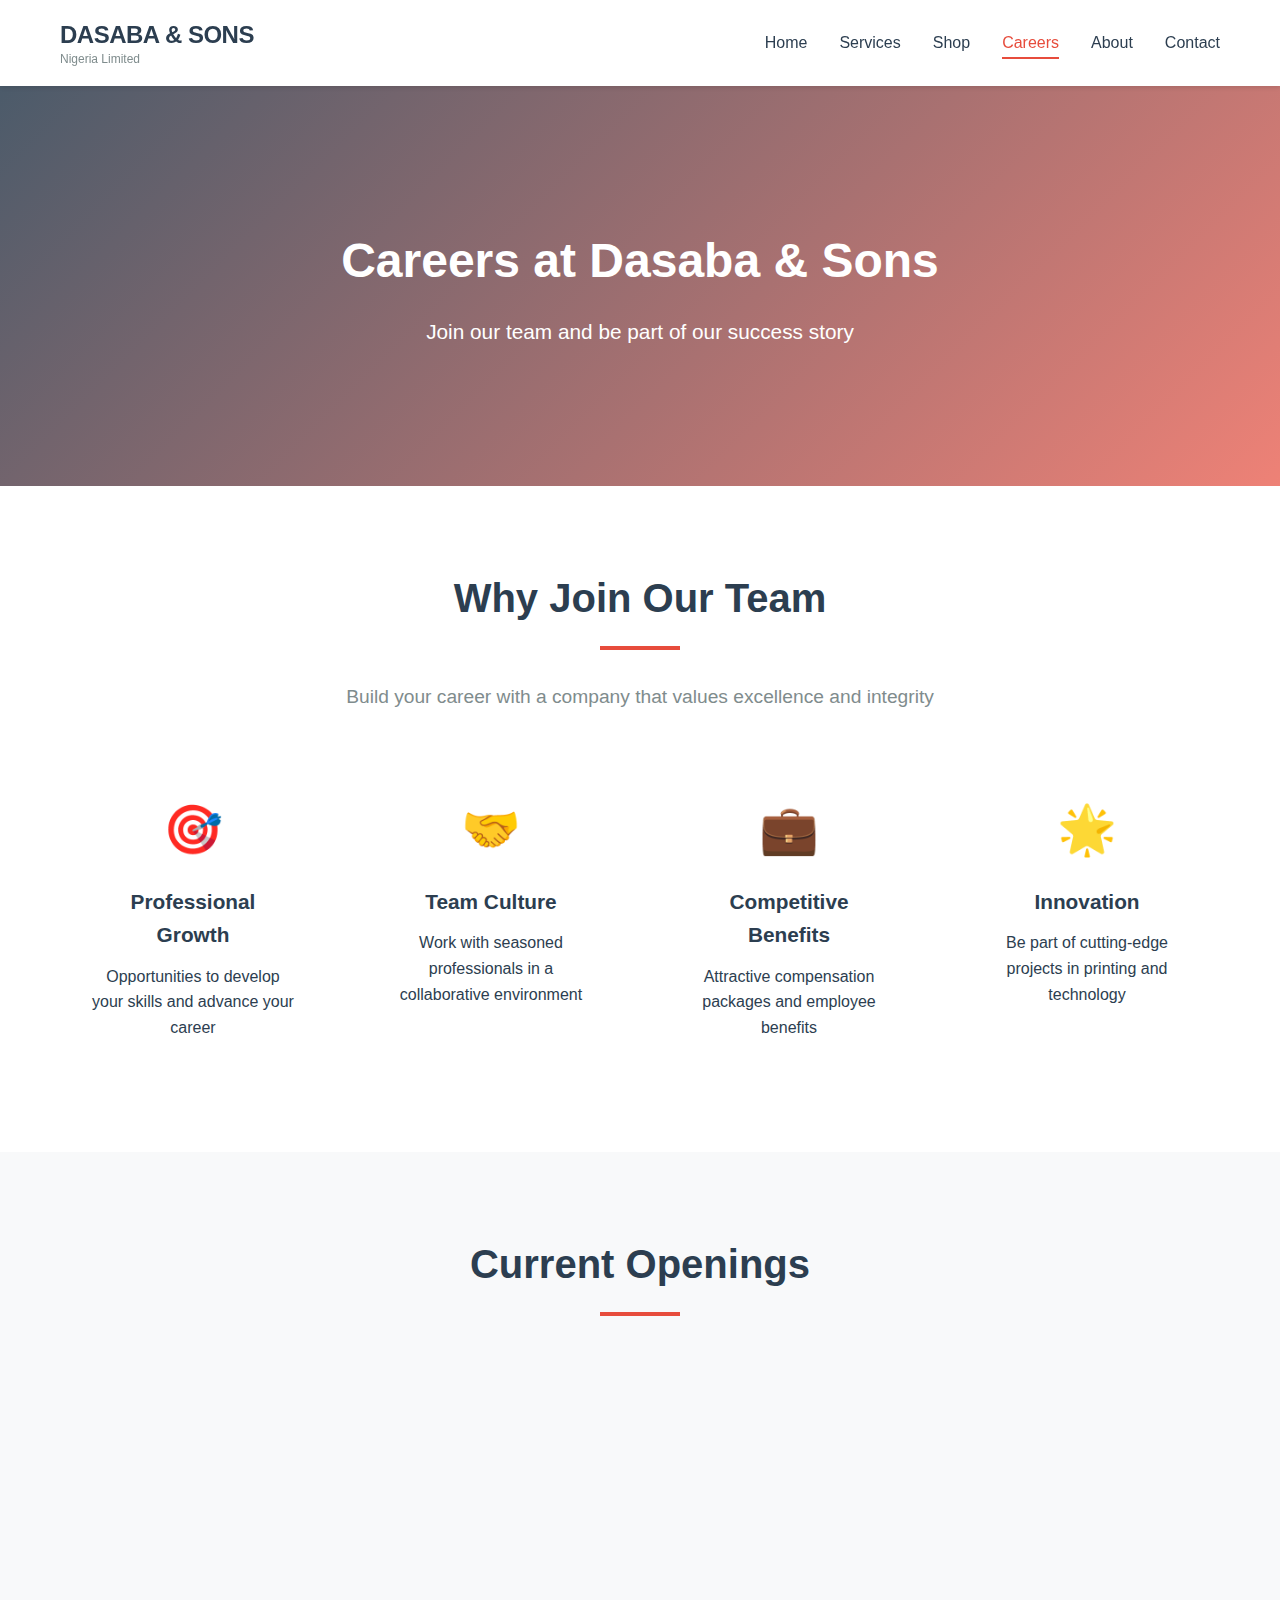
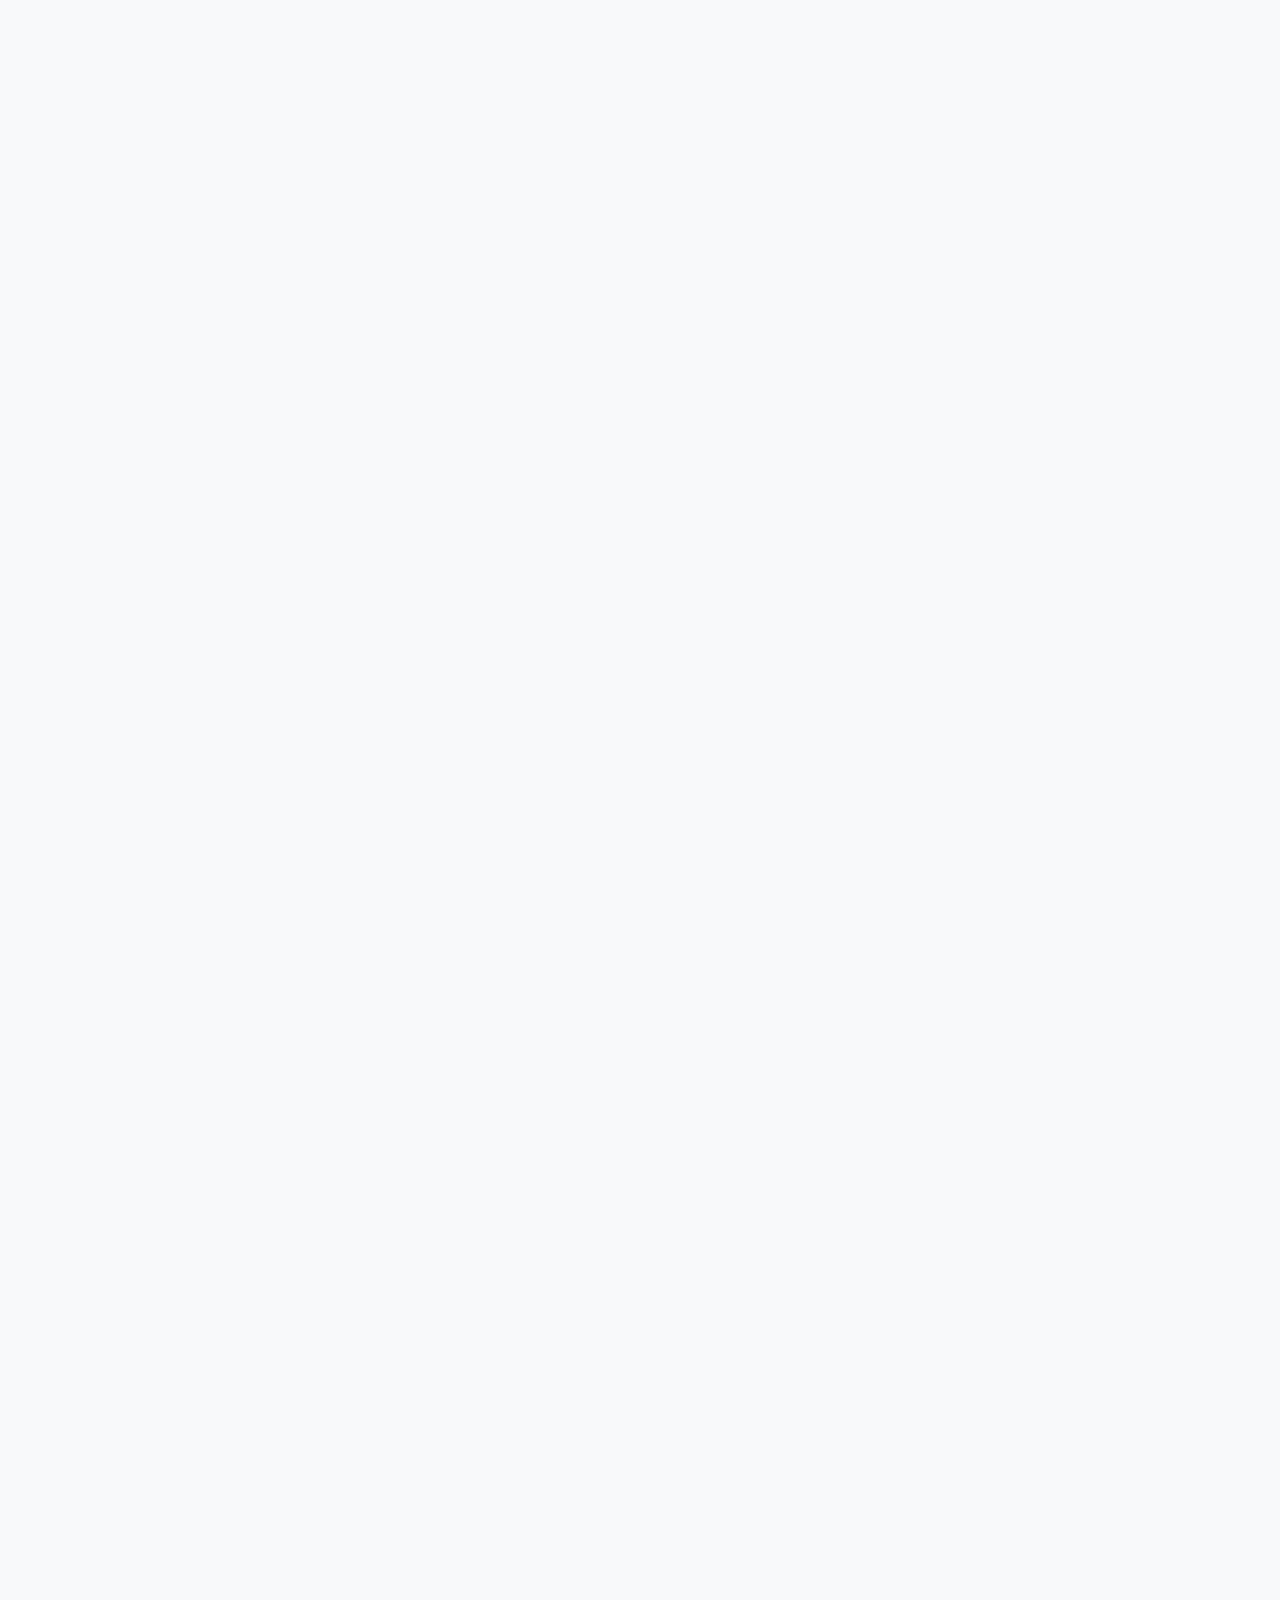
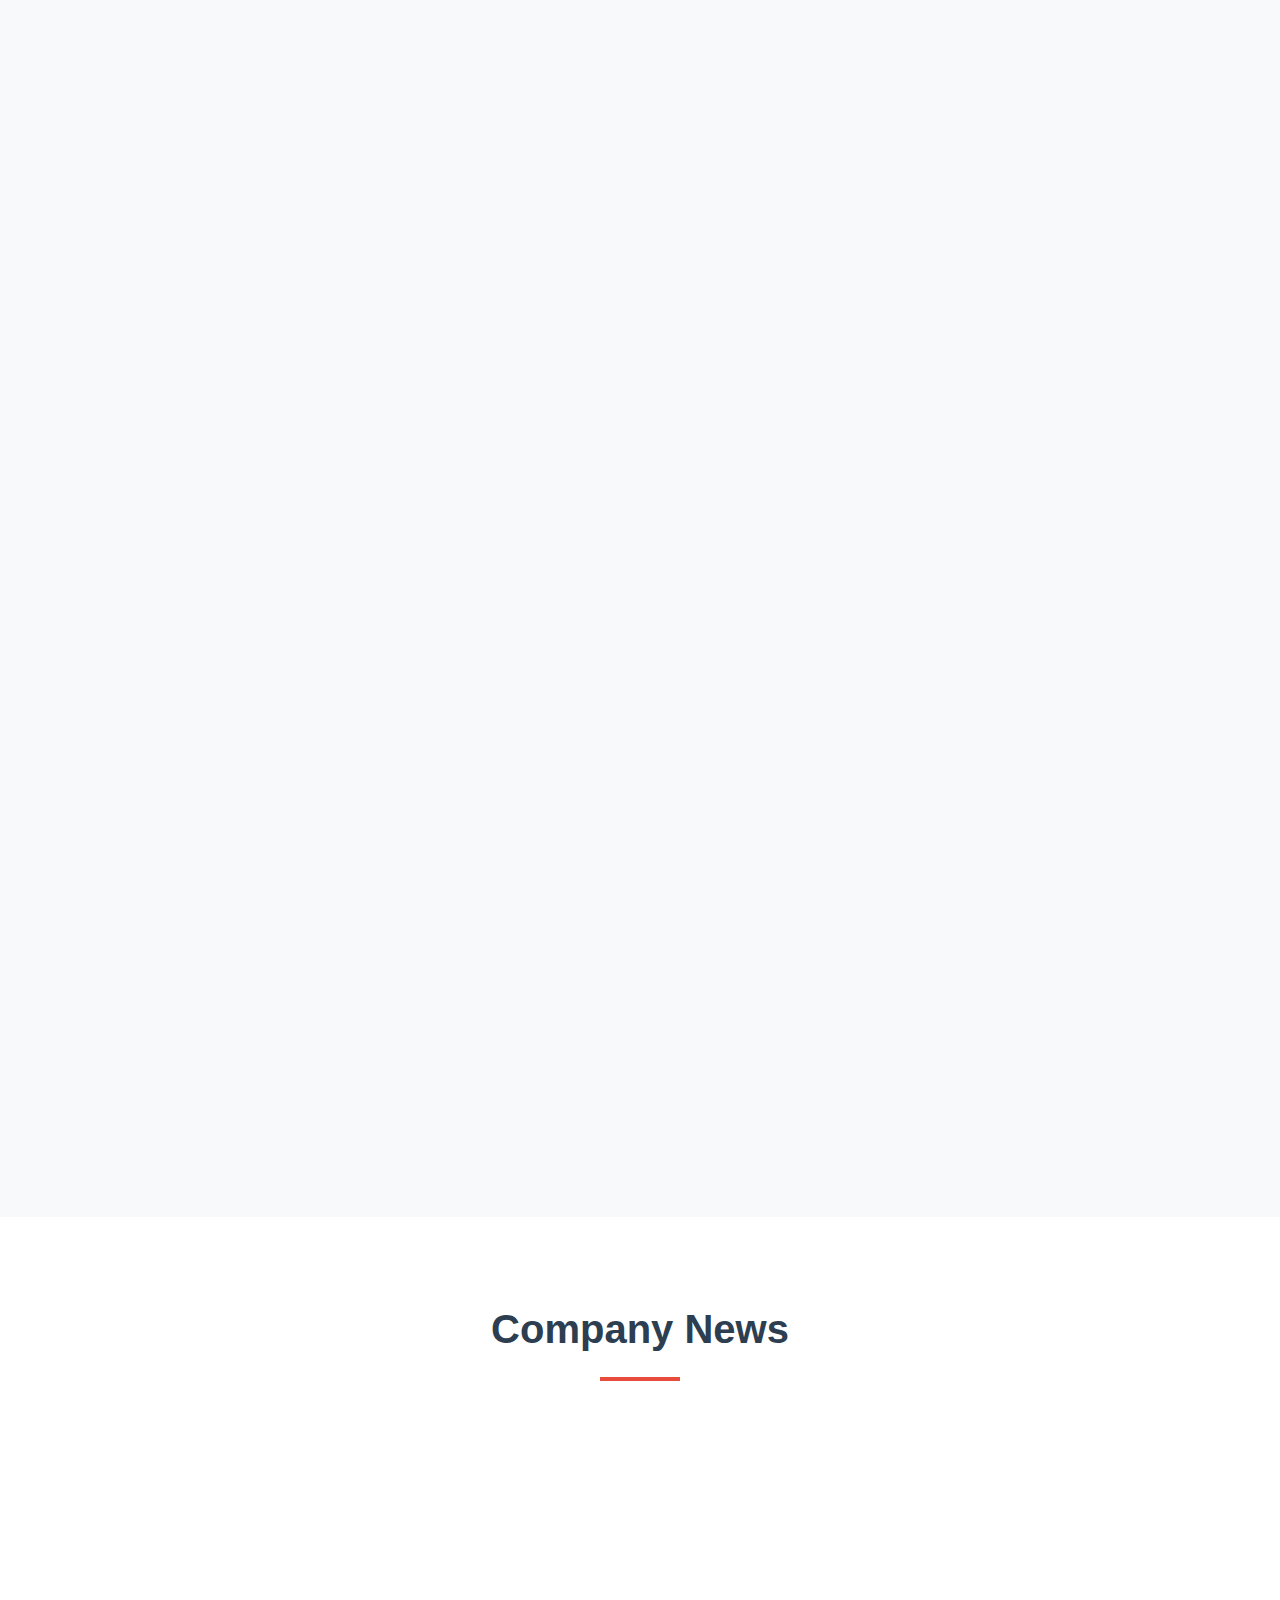
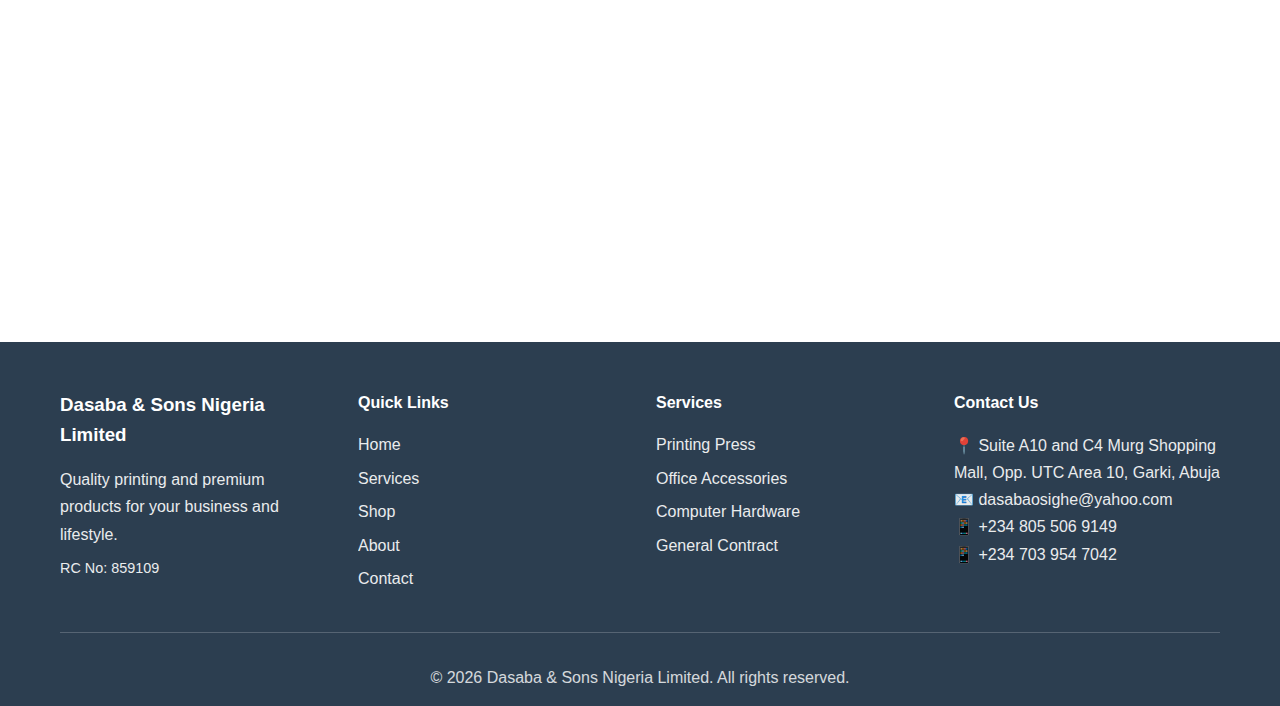
<file: careers.html>
<!DOCTYPE html>
<html lang="en">
<head>
    <meta charset="UTF-8">
    <meta name="viewport" content="width=device-width, initial-scale=1.0">
    <title>Careers - Dasaba & Sons Nigeria Limited</title>
    <link rel="stylesheet" href="styles.css">
</head>
<body>
    <!-- Navigation -->
    <nav class="navbar">
        <div class="container">
            <div class="nav-brand">
                <h2>DASABA & SONS</h2>
                <span class="brand-subtitle">Nigeria Limited</span>
            </div>
            <ul class="nav-menu">
                <li><a href="index.html">Home</a></li>
                <li><a href="services.html">Services</a></li>
                <li><a href="shop.html">Shop</a></li>
                <li><a href="careers.html" class="active">Careers</a></li>
                <li><a href="about.html">About</a></li>
                <li><a href="contact.html">Contact</a></li>
            </ul>
            <button class="nav-toggle" aria-label="Toggle menu">
                <span></span>
                <span></span>
                <span></span>
            </button>
        </div>
    </nav>

    <!-- Hero Section -->
    <section class="page-hero">
        <div class="hero-image" style="background-image: url('https://images.unsplash.com/photo-1522071820081-009f0129c71c?w=1600&h=600&fit=crop');">
            <div class="hero-overlay"></div>
        </div>
        <div class="hero-content">
            <div class="container">
                <h1>Careers at Dasaba & Sons</h1>
                <p>Join our team and be part of our success story</p>
            </div>
        </div>
    </section>

    <!-- Why Join Us -->
    <section class="section">
        <div class="container">
            <div class="text-center mb-4">
                <h2 class="section-title">Why Join Our Team</h2>
                <div class="title-underline"></div>
                <p class="section-subtitle">Build your career with a company that values excellence and integrity</p>
            </div>
            <div class="benefits-grid">
                <div class="benefit-card">
                    <div class="benefit-icon">🎯</div>
                    <h3>Professional Growth</h3>
                    <p>Opportunities to develop your skills and advance your career</p>
                </div>
                <div class="benefit-card">
                    <div class="benefit-icon">🤝</div>
                    <h3>Team Culture</h3>
                    <p>Work with seasoned professionals in a collaborative environment</p>
                </div>
                <div class="benefit-card">
                    <div class="benefit-icon">💼</div>
                    <h3>Competitive Benefits</h3>
                    <p>Attractive compensation packages and employee benefits</p>
                </div>
                <div class="benefit-card">
                    <div class="benefit-icon">🌟</div>
                    <h3>Innovation</h3>
                    <p>Be part of cutting-edge projects in printing and technology</p>
                </div>
            </div>
        </div>
    </section>

    <!-- Job Openings -->
    <section class="section section-gray">
        <div class="container">
            <div class="text-center mb-4">
                <h2 class="section-title">Current Openings</h2>
                <div class="title-underline"></div>
            </div>
            <div class="jobs-grid">
                <!-- Job 1 -->
                <div class="job-card">
                    <div class="job-header">
                        <h3>Print Production Manager</h3>
                        <span class="job-badge">Full-time</span>
                    </div>
                    <p class="job-location">📍 Garki, Abuja, Nigeria</p>
                    <p class="job-description">We are seeking an experienced Print Production Manager to oversee our printing operations, ensure quality control, and manage production schedules. The ideal candidate will have strong leadership skills and extensive knowledge of printing processes.</p>
                    <div class="job-requirements">
                        <strong>Requirements:</strong>
                        <ul>
                            <li>5+ years experience in print production management</li>
                            <li>Strong knowledge of printing technologies and processes</li>
                            <li>Excellent organizational and leadership skills</li>
                            <li>Quality control expertise</li>
                        </ul>
                    </div>
                    <button class="btn btn-primary" onclick="showApplicationForm('Print Production Manager')">Apply Now</button>
                </div>

                <!-- Job 2 -->
                <div class="job-card">
                    <div class="job-header">
                        <h3>Graphics Designer</h3>
                        <span class="job-badge">Full-time</span>
                    </div>
                    <p class="job-location">📍 Garki, Abuja, Nigeria</p>
                    <p class="job-description">Join our creative team as a Graphics Designer to create stunning visual designs for branding, marketing materials, and print projects. We need someone passionate about design with a strong portfolio.</p>
                    <div class="job-requirements">
                        <strong>Requirements:</strong>
                        <ul>
                            <li>3+ years professional design experience</li>
                            <li>Proficiency in Adobe Creative Suite (Photoshop, Illustrator, InDesign)</li>
                            <li>Strong portfolio demonstrating creativity</li>
                            <li>Understanding of print production processes</li>
                        </ul>
                    </div>
                    <button class="btn btn-primary" onclick="showApplicationForm('Graphics Designer')">Apply Now</button>
                </div>

                <!-- Job 3 -->
                <div class="job-card">
                    <div class="job-header">
                        <h3>Sales Representative</h3>
                        <span class="job-badge">Full-time</span>
                    </div>
                    <p class="job-location">📍 Garki, Abuja, Nigeria</p>
                    <p class="job-description">We're looking for a dynamic Sales Representative to build and maintain client relationships, promote our printing and product services, and drive business growth. Strong communication skills essential.</p>
                    <div class="job-requirements">
                        <strong>Requirements:</strong>
                        <ul>
                            <li>2+ years sales experience (printing industry preferred)</li>
                            <li>Excellent communication and interpersonal skills</li>
                            <li>Proven track record of meeting sales targets</li>
                            <li>Customer-focused with strong negotiation skills</li>
                        </ul>
                    </div>
                    <button class="btn btn-primary" onclick="showApplicationForm('Sales Representative')">Apply Now</button>
                </div>

                <!-- Job 4 -->
                <div class="job-card">
                    <div class="job-header">
                        <h3>IT Support Specialist</h3>
                        <span class="job-badge">Full-time</span>
                    </div>
                    <p class="job-location">📍 Garki, Abuja, Nigeria</p>
                    <p class="job-description">Provide technical support for our computer hardware and ICT equipment sales. You'll assist clients with installations, troubleshooting, and maintenance of IT systems.</p>
                    <div class="job-requirements">
                        <strong>Requirements:</strong>
                        <ul>
                            <li>Bachelor's degree in Computer Science or related field</li>
                            <li>2+ years IT support experience</li>
                            <li>Knowledge of hardware and networking</li>
                            <li>Excellent problem-solving skills</li>
                        </ul>
                    </div>
                    <button class="btn btn-primary" onclick="showApplicationForm('IT Support Specialist')">Apply Now</button>
                </div>

                <!-- Job 5 -->
                <div class="job-card">
                    <div class="job-header">
                        <h3>Customer Service Officer</h3>
                        <span class="job-badge">Full-time</span>
                    </div>
                    <p class="job-location">📍 Garki, Abuja, Nigeria</p>
                    <p class="job-description">Deliver exceptional customer service, handle inquiries, process orders, and ensure customer satisfaction. You'll be the face of Dasaba & Sons to our valued clients.</p>
                    <div class="job-requirements">
                        <strong>Requirements:</strong>
                        <ul>
                            <li>1-2 years customer service experience</li>
                            <li>Excellent communication skills</li>
                            <li>Professional and friendly demeanor</li>
                            <li>Computer literacy and organizational skills</li>
                        </ul>
                    </div>
                    <button class="btn btn-primary" onclick="showApplicationForm('Customer Service Officer')">Apply Now</button>
                </div>

                <!-- Job 6 -->
                <div class="job-card">
                    <div class="job-header">
                        <h3>Marketing Coordinator</h3>
                        <span class="job-badge">Full-time</span>
                    </div>
                    <p class="job-location">📍 Garki, Abuja, Nigeria</p>
                    <p class="job-description">Develop and execute marketing strategies to promote our services and products. Manage social media, create content, and coordinate marketing campaigns.</p>
                    <div class="job-requirements">
                        <strong>Requirements:</strong>
                        <ul>
                            <li>Bachelor's degree in Marketing or related field</li>
                            <li>2+ years marketing experience</li>
                            <li>Social media and digital marketing expertise</li>
                            <li>Creative thinking and analytical skills</li>
                        </ul>
                    </div>
                    <button class="btn btn-primary" onclick="showApplicationForm('Marketing Coordinator')">Apply Now</button>
                </div>
            </div>
        </div>
    </section>

    <!-- Application Form Modal -->
    <div id="applicationModal" class="modal">
        <div class="modal-content modal-large">
            <span class="close" onclick="closeApplicationForm()">&times;</span>
            <h2>Job Application</h2>
            <form id="applicationForm" class="application-form">
                <div class="form-group">
                    <label for="jobPosition">Position Applying For</label>
                    <input type="text" id="jobPosition" name="jobPosition" readonly>
                </div>
                
                <div class="form-section-title">Personal Information</div>
                <div class="form-row">
                    <div class="form-group">
                        <label for="firstName">First Name *</label>
                        <input type="text" id="firstName" name="firstName" required>
                    </div>
                    <div class="form-group">
                        <label for="lastName">Last Name *</label>
                        <input type="text" id="lastName" name="lastName" required>
                    </div>
                </div>

                <div class="form-row">
                    <div class="form-group">
                        <label for="appEmail">Email Address *</label>
                        <input type="email" id="appEmail" name="appEmail" required>
                    </div>
                    <div class="form-group">
                        <label for="appPhone">Phone Number *</label>
                        <input type="tel" id="appPhone" name="appPhone" required>
                    </div>
                </div>

                <div class="form-group">
                    <label for="address">Address *</label>
                    <input type="text" id="address" name="address" required>
                </div>

                <div class="form-section-title">Qualifications</div>
                <div class="form-group">
                    <label for="education">Highest Education Level *</label>
                    <select id="education" name="education" required>
                        <option value="">Select education level</option>
                        <option value="secondary">Secondary School</option>
                        <option value="diploma">Diploma/Certificate</option>
                        <option value="bachelor">Bachelor's Degree</option>
                        <option value="master">Master's Degree</option>
                        <option value="phd">PhD</option>
                    </select>
                </div>

                <div class="form-group">
                    <label for="experience">Years of Relevant Experience *</label>
                    <select id="experience" name="experience" required>
                        <option value="">Select experience</option>
                        <option value="0-1">0-1 years</option>
                        <option value="1-3">1-3 years</option>
                        <option value="3-5">3-5 years</option>
                        <option value="5-10">5-10 years</option>
                        <option value="10+">10+ years</option>
                    </select>
                </div>

                <div class="form-group">
                    <label for="coverLetter">Cover Letter / Why should we hire you? *</label>
                    <textarea id="coverLetter" name="coverLetter" rows="6" required placeholder="Tell us about yourself, your experience, and why you're a great fit for this position..."></textarea>
                </div>

                <div class="form-section-title">Documents</div>
                <div class="form-group">
                    <label for="cvUpload">Upload CV/Resume * (PDF, DOC, DOCX)</label>
                    <input type="file" id="cvUpload" name="cvUpload" required accept=".pdf,.doc,.docx">
                </div>

                <div class="form-group">
                    <label for="portfolioUpload">Portfolio/Certificates (Optional)</label>
                    <input type="file" id="portfolioUpload" name="portfolioUpload" multiple accept=".pdf,.jpg,.jpeg,.png,.doc,.docx">
                </div>

                <div class="form-group">
                    <label>
                        <input type="checkbox" required>
                        I confirm that the information provided is accurate and complete *
                    </label>
                </div>

                <div class="form-actions">
                    <button type="button" class="btn btn-outline" onclick="closeApplicationForm()">Cancel</button>
                    <button type="submit" class="btn btn-primary">Submit Application</button>
                </div>
            </form>
        </div>
    </div>

    <!-- Company News Section -->
    <section class="section">
        <div class="container">
            <div class="text-center mb-4">
                <h2 class="section-title">Company News</h2>
                <div class="title-underline"></div>
            </div>
            <div class="news-grid">
                <div class="news-card">
                    <div class="news-image" style="background-image: url('https://images.unsplash.com/photo-1556761175-b413da4baf72?w=600&h=400&fit=crop');"></div>
                    <div class="news-content">
                        <span class="news-date">January 15, 2024</span>
                        <h3>New Equipment Upgrade</h3>
                        <p>Dasaba & Sons invests in state-of-the-art printing equipment to enhance service delivery and quality output for our esteemed clients.</p>
                    </div>
                </div>
                <div class="news-card">
                    <div class="news-image" style="background-image: url('https://images.unsplash.com/photo-1542744173-8e7e53415bb0?w=600&h=400&fit=crop');"></div>
                    <div class="news-content">
                        <span class="news-date">December 20, 2023</span>
                        <h3>Team Training Success</h3>
                        <p>Our team completed advanced training in digital printing technologies, bringing new skills and expertise to serve you better.</p>
                    </div>
                </div>
                <div class="news-card">
                    <div class="news-image" style="background-image: url('https://images.unsplash.com/photo-1531482615713-2afd69097998?w=600&h=400&fit=crop');"></div>
                    <div class="news-content">
                        <span class="news-date">November 10, 2023</span>
                        <h3>Community Partnership</h3>
                        <p>Proud to announce our partnership with local businesses to provide quality printing and branding solutions across Abuja.</p>
                    </div>
                </div>
            </div>
        </div>
    </section>

    <!-- Footer -->
    <footer class="footer">
        <div class="container">
            <div class="footer-grid">
                <div class="footer-col">
                    <h3>Dasaba & Sons Nigeria Limited</h3>
                    <p>Quality printing and premium products for your business and lifestyle.</p>
                    <p class="footer-reg">RC No: 859109</p>
                </div>
                <div class="footer-col">
                    <h4>Quick Links</h4>
                    <ul>
                        <li><a href="index.html">Home</a></li>
                        <li><a href="services.html">Services</a></li>
                        <li><a href="shop.html">Shop</a></li>
                        <li><a href="about.html">About</a></li>
                        <li><a href="contact.html">Contact</a></li>
                    </ul>
                </div>
                <div class="footer-col">
                    <h4>Services</h4>
                    <ul>
                        <li><a href="services.html">Printing Press</a></li>
                        <li><a href="services.html">Office Accessories</a></li>
                        <li><a href="services.html">Computer Hardware</a></li>
                        <li><a href="services.html">General Contract</a></li>
                    </ul>
                </div>
                <div class="footer-col">
                    <h4>Contact Us</h4>
                    <p>📍 Suite A10 and C4 Murg Shopping Mall, Opp. UTC Area 10, Garki, Abuja</p>
                    <p>📧 dasabaosighe@yahoo.com</p>
                    <p>📱 +234 805 506 9149</p>
                    <p>📱 +234 703 954 7042</p>
                </div>
            </div>
            <div class="footer-bottom">
                <p>&copy; 2024 Dasaba & Sons Nigeria Limited. All rights reserved.</p>
            </div>
        </div>
    </footer>

    <script src="script.js"></script>
</body>
</html>
</file>
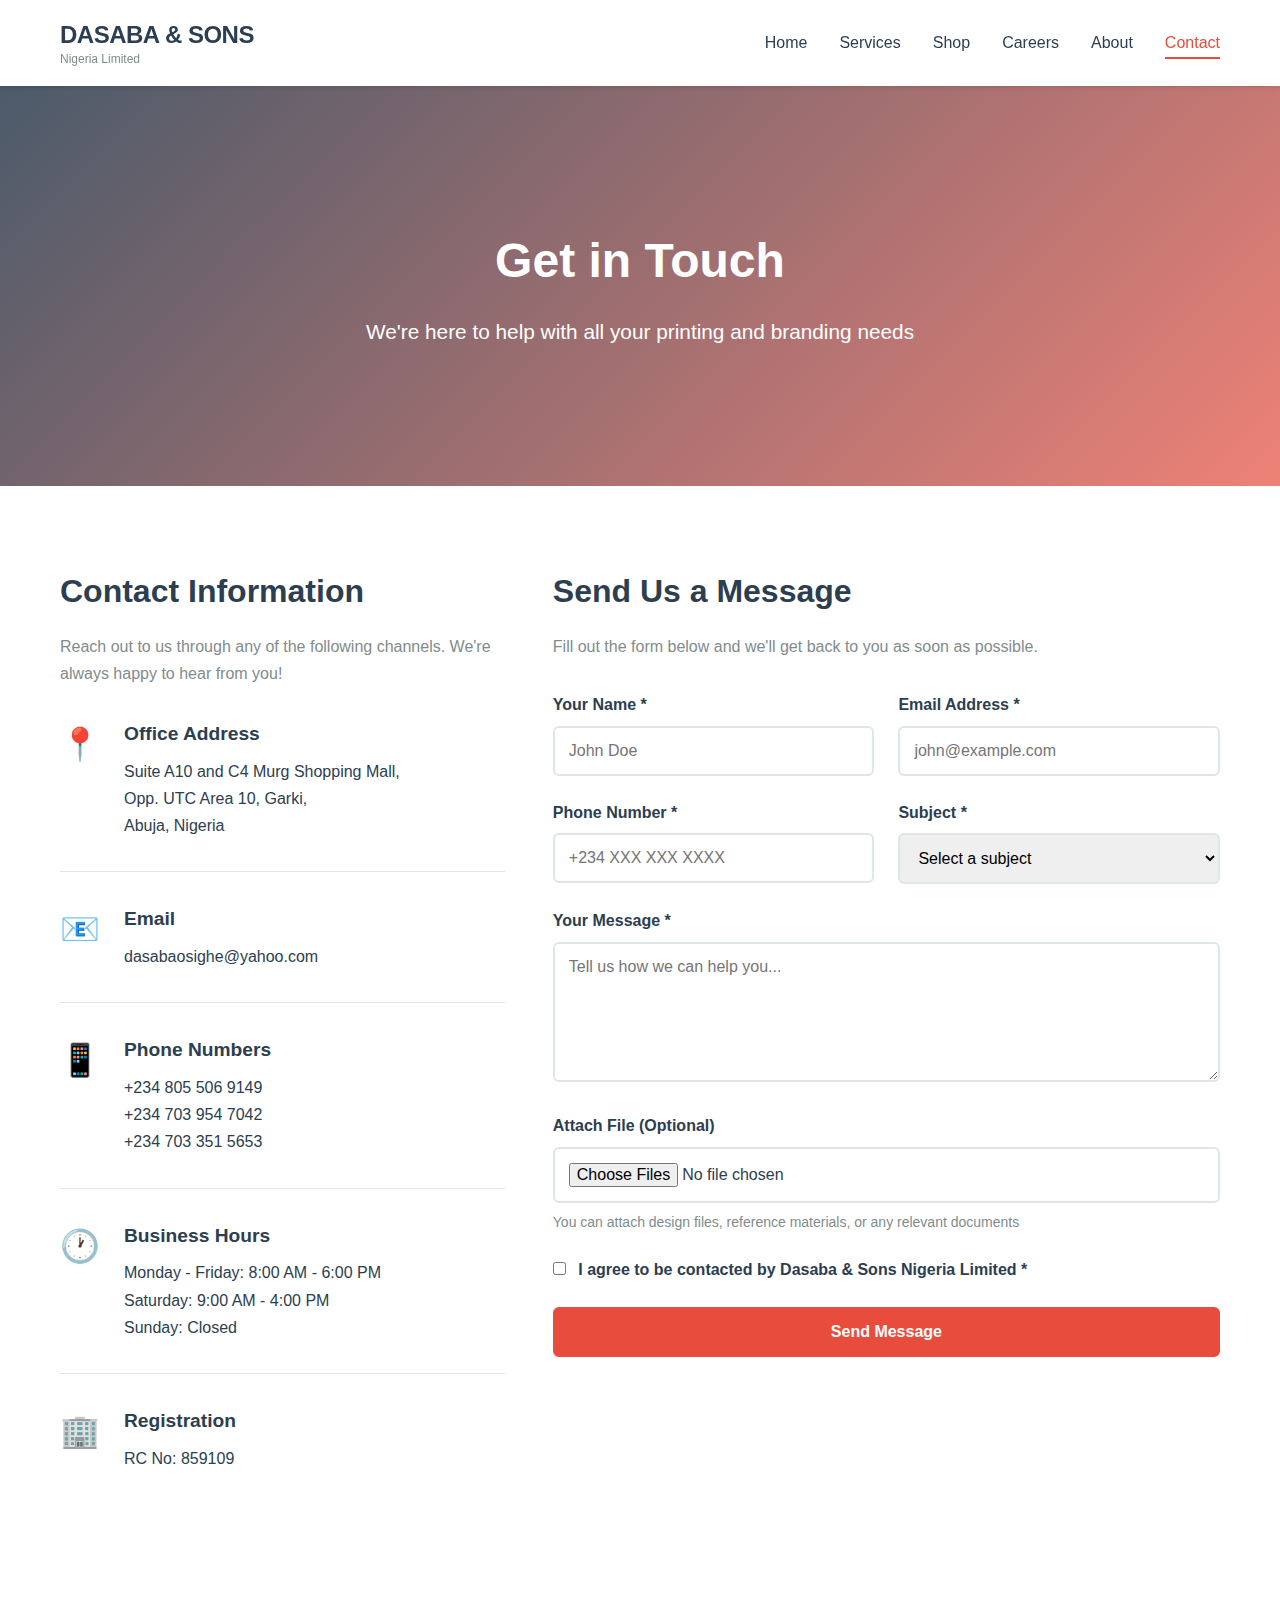
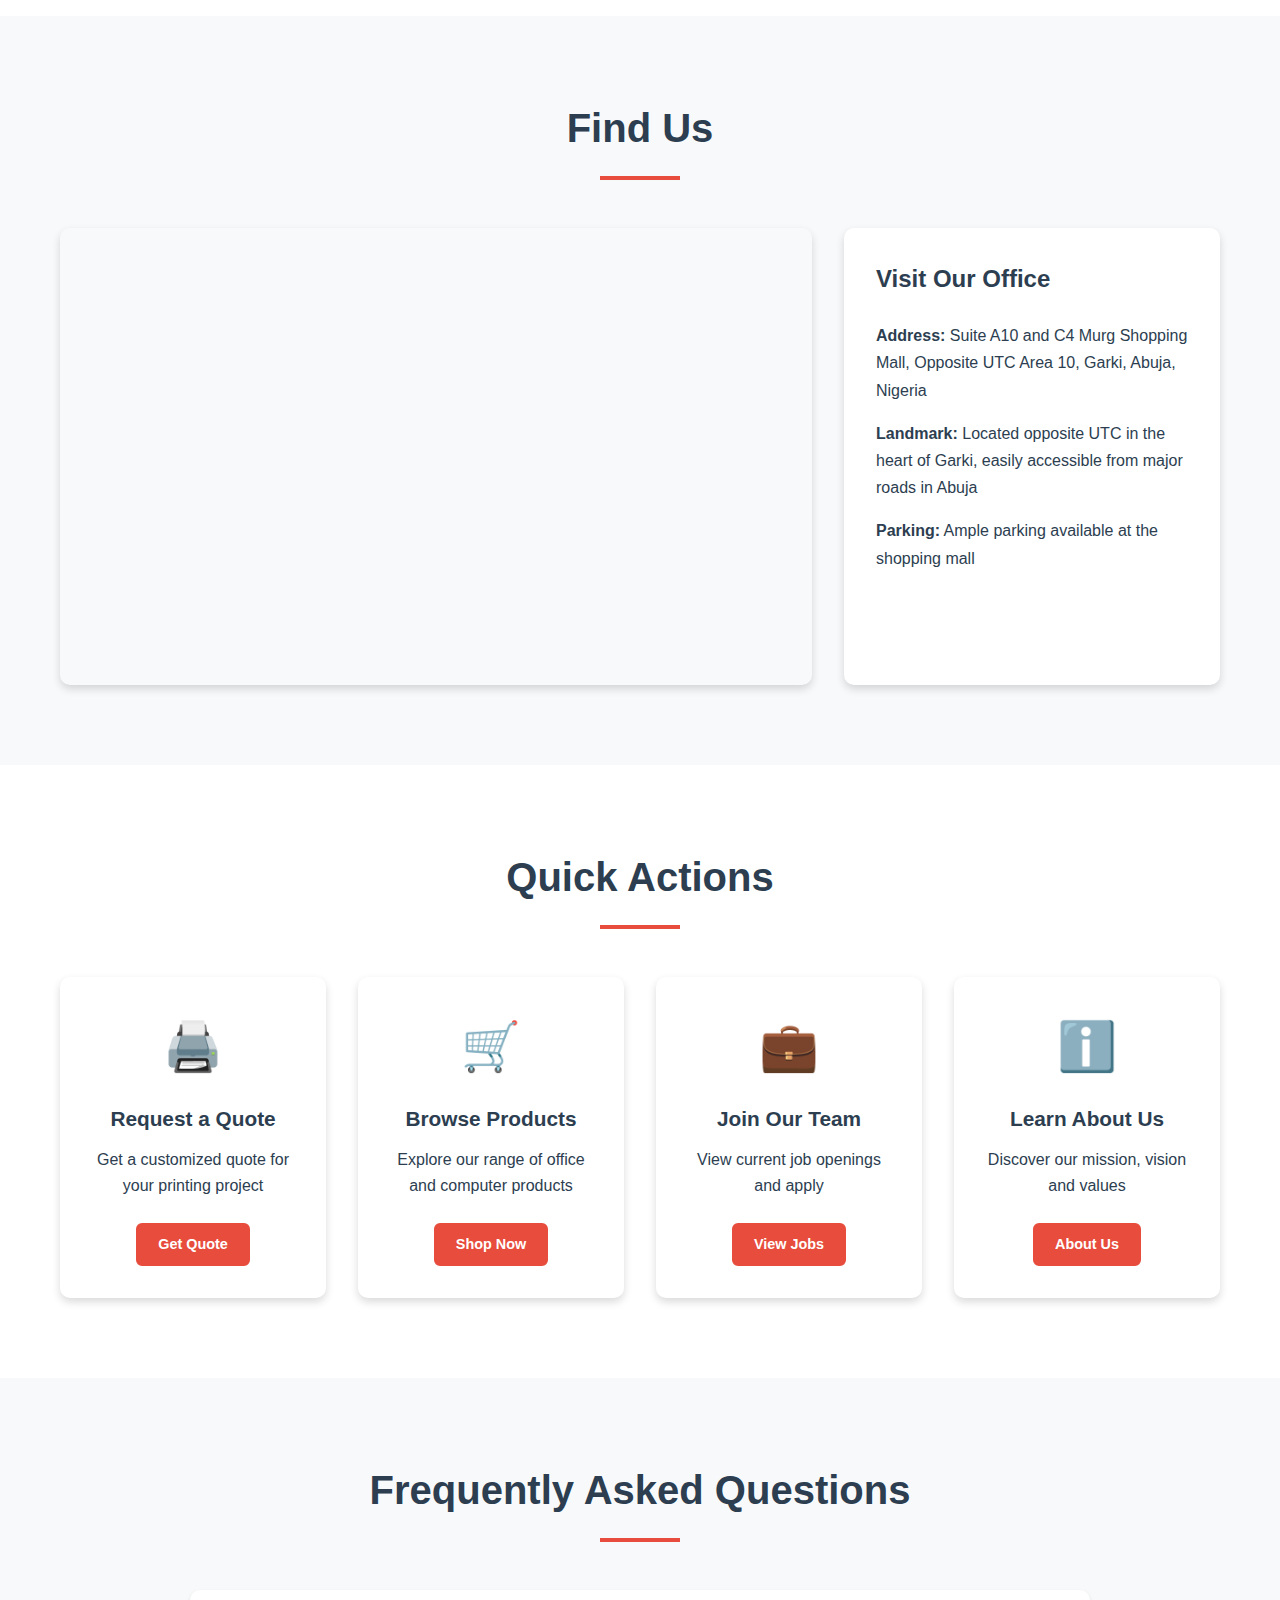
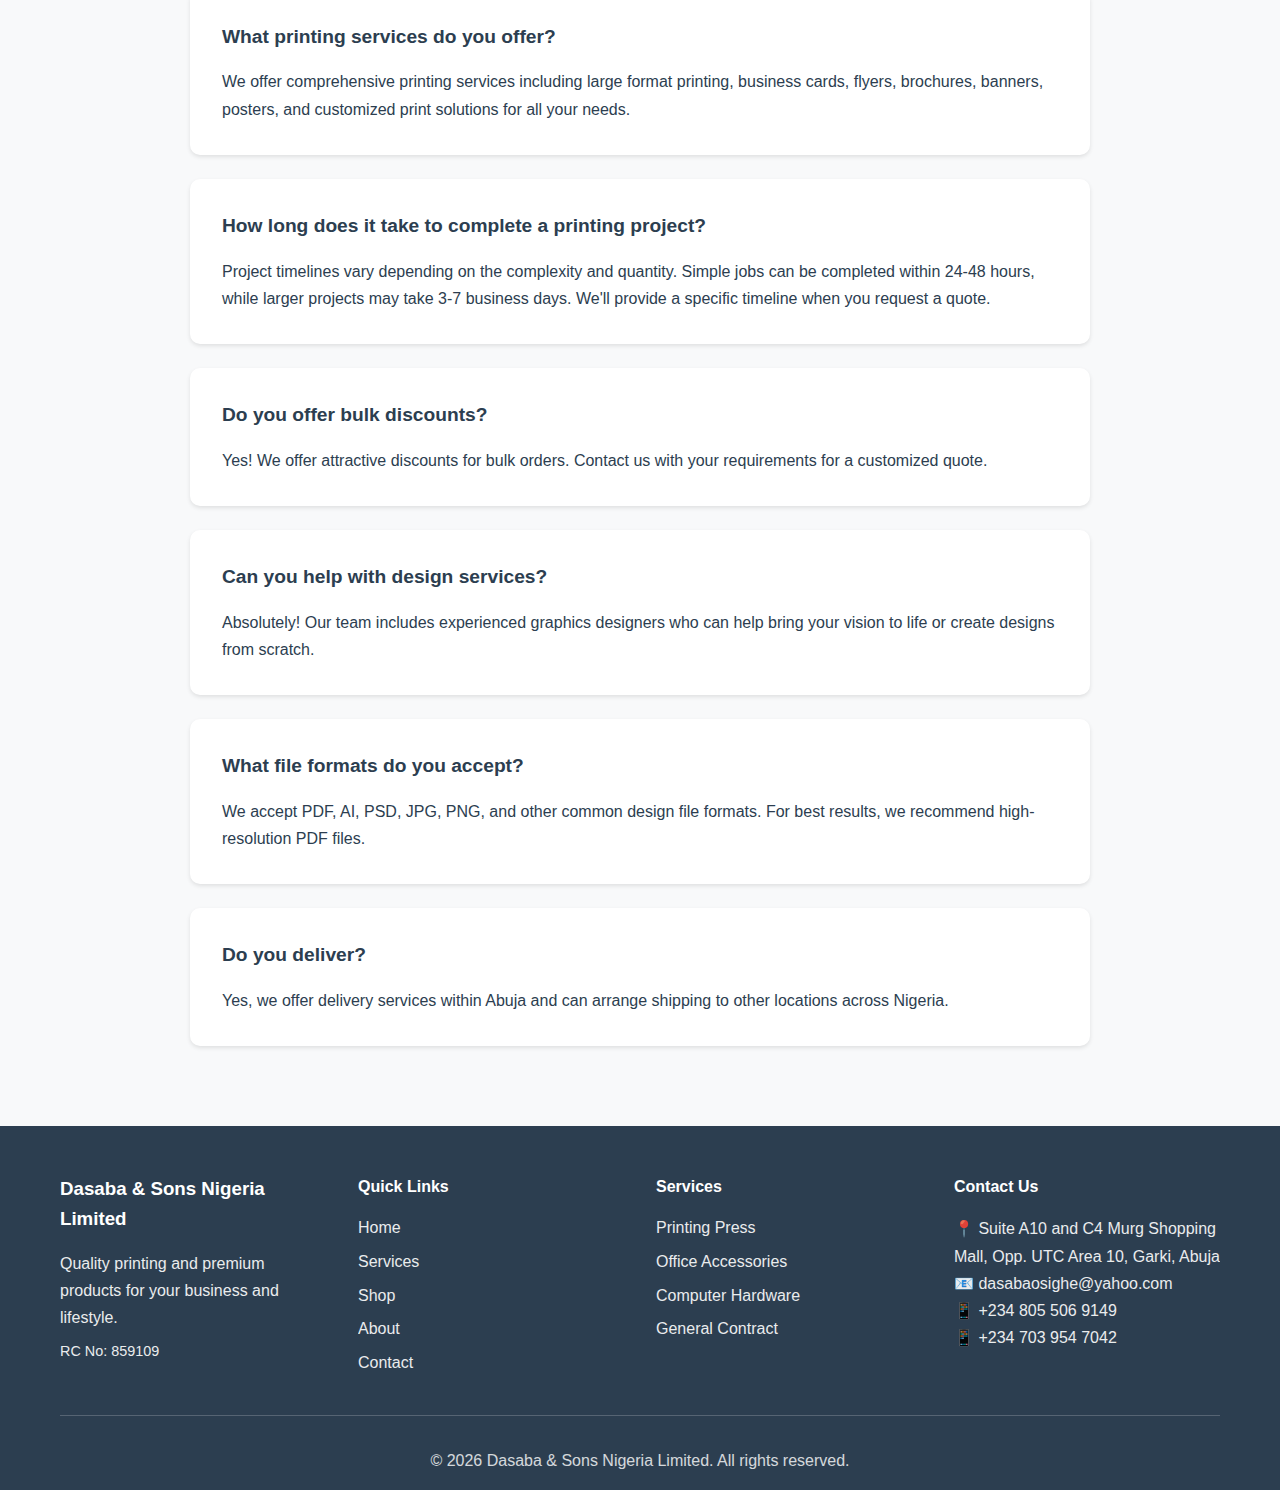
<file: contact.html>
<!DOCTYPE html>
<html lang="en">
<head>
    <meta charset="UTF-8">
    <meta name="viewport" content="width=device-width, initial-scale=1.0">
    <title>Contact Us - Dasaba & Sons Nigeria Limited</title>
    <link rel="stylesheet" href="styles.css">
</head>
<body>
    <!-- Navigation -->
    <nav class="navbar">
        <div class="container">
            <div class="nav-brand">
                <h2>DASABA & SONS</h2>
                <span class="brand-subtitle">Nigeria Limited</span>
            </div>
            <ul class="nav-menu">
                <li><a href="index.html">Home</a></li>
                <li><a href="services.html">Services</a></li>
                <li><a href="shop.html">Shop</a></li>
                <li><a href="careers.html">Careers</a></li>
                <li><a href="about.html">About</a></li>
                <li><a href="contact.html" class="active">Contact</a></li>
            </ul>
            <button class="nav-toggle" aria-label="Toggle menu">
                <span></span>
                <span></span>
                <span></span>
            </button>
        </div>
    </nav>

    <!-- Hero Section -->
    <section class="page-hero">
        <div class="hero-image" style="background-image: url('https://images.unsplash.com/photo-1423666639041-f56000c27a9a?w=1600&h=600&fit=crop');">
            <div class="hero-overlay"></div>
        </div>
        <div class="hero-content">
            <div class="container">
                <h1>Get in Touch</h1>
                <p>We're here to help with all your printing and branding needs</p>
            </div>
        </div>
    </section>

    <!-- Contact Info & Form -->
    <section class="section">
        <div class="container">
            <div class="contact-grid">
                <!-- Contact Information -->
                <div class="contact-info-section">
                    <h2>Contact Information</h2>
                    <p class="contact-intro">Reach out to us through any of the following channels. We're always happy to hear from you!</p>
                    
                    <div class="contact-info-item">
                        <div class="contact-icon">📍</div>
                        <div>
                            <h3>Office Address</h3>
                            <p>Suite A10 and C4 Murg Shopping Mall,<br>Opp. UTC Area 10, Garki,<br>Abuja, Nigeria</p>
                        </div>
                    </div>

                    <div class="contact-info-item">
                        <div class="contact-icon">📧</div>
                        <div>
                            <h3>Email</h3>
                            <p><a href="mailto:dasabaosighe@yahoo.com">dasabaosighe@yahoo.com</a></p>
                        </div>
                    </div>

                    <div class="contact-info-item">
                        <div class="contact-icon">📱</div>
                        <div>
                            <h3>Phone Numbers</h3>
                            <p>
                                <a href="tel:+2348055069149">+234 805 506 9149</a><br>
                                <a href="tel:+2347039547042">+234 703 954 7042</a><br>
                                <a href="tel:+2347033515653">+234 703 351 5653</a>
                            </p>
                        </div>
                    </div>

                    <div class="contact-info-item">
                        <div class="contact-icon">🕐</div>
                        <div>
                            <h3>Business Hours</h3>
                            <p>
                                Monday - Friday: 8:00 AM - 6:00 PM<br>
                                Saturday: 9:00 AM - 4:00 PM<br>
                                Sunday: Closed
                            </p>
                        </div>
                    </div>

                    <div class="contact-info-item">
                        <div class="contact-icon">🏢</div>
                        <div>
                            <h3>Registration</h3>
                            <p>RC No: 859109</p>
                        </div>
                    </div>
                </div>

                <!-- Contact Form -->
                <div class="contact-form-section">
                    <h2>Send Us a Message</h2>
                    <p class="form-intro">Fill out the form below and we'll get back to you as soon as possible.</p>
                    
                    <form id="contactForm" class="contact-form">
                        <div class="form-row">
                            <div class="form-group">
                                <label for="contactName">Your Name *</label>
                                <input type="text" id="contactName" name="contactName" required placeholder="John Doe">
                            </div>
                            <div class="form-group">
                                <label for="contactEmail">Email Address *</label>
                                <input type="email" id="contactEmail" name="contactEmail" required placeholder="john@example.com">
                            </div>
                        </div>

                        <div class="form-row">
                            <div class="form-group">
                                <label for="contactPhone">Phone Number *</label>
                                <input type="tel" id="contactPhone" name="contactPhone" required placeholder="+234 XXX XXX XXXX">
                            </div>
                            <div class="form-group">
                                <label for="contactSubject">Subject *</label>
                                <select id="contactSubject" name="contactSubject" required>
                                    <option value="">Select a subject</option>
                                    <option value="printing">Printing Services Inquiry</option>
                                    <option value="branding">Branding & Design</option>
                                    <option value="hardware">Computer Hardware</option>
                                    <option value="office">Office Accessories</option>
                                    <option value="quote">Request a Quote</option>
                                    <option value="partnership">Partnership Opportunity</option>
                                    <option value="feedback">Feedback</option>
                                    <option value="other">Other</option>
                                </select>
                            </div>
                        </div>

                        <div class="form-group">
                            <label for="contactMessage">Your Message *</label>
                            <textarea id="contactMessage" name="contactMessage" rows="6" required placeholder="Tell us how we can help you..."></textarea>
                        </div>

                        <div class="form-group">
                            <label for="contactAttachment">Attach File (Optional)</label>
                            <input type="file" id="contactAttachment" name="contactAttachment" multiple accept=".pdf,.jpg,.jpeg,.png,.doc,.docx">
                            <small>You can attach design files, reference materials, or any relevant documents</small>
                        </div>

                        <div class="form-group">
                            <label>
                                <input type="checkbox" required>
                                I agree to be contacted by Dasaba & Sons Nigeria Limited *
                            </label>
                        </div>

                        <button type="submit" class="btn btn-primary btn-block">Send Message</button>
                    </form>
                </div>
            </div>
        </div>
    </section>

    <!-- Map Section -->
    <section class="section section-gray">
        <div class="container">
            <div class="text-center mb-4">
                <h2 class="section-title">Find Us</h2>
                <div class="title-underline"></div>
            </div>
            <div class="map-container">
                <div class="map-placeholder">
                    <iframe 
                        src="https://www.google.com/maps/embed?pb=!1m18!1m12!1m3!1d3939.9441234567890!2d7.4898!3d9.0574!2m3!1f0!2f0!3f0!3m2!1i1024!2i768!4f13.1!3m3!1m2!1s0x0%3A0x0!2zOcKwMDMnMjYuNiJOIDfCsDI5JzIzLjMiRQ!5e0!3m2!1sen!2sng!4v1234567890" 
                        width="100%" 
                        height="450" 
                        style="border:0;" 
                        allowfullscreen="" 
                        loading="lazy" 
                        referrerpolicy="no-referrer-when-downgrade">
                    </iframe>
                </div>
                <div class="map-info">
                    <h3>Visit Our Office</h3>
                    <p><strong>Address:</strong> Suite A10 and C4 Murg Shopping Mall, Opposite UTC Area 10, Garki, Abuja, Nigeria</p>
                    <p><strong>Landmark:</strong> Located opposite UTC in the heart of Garki, easily accessible from major roads in Abuja</p>
                    <p><strong>Parking:</strong> Ample parking available at the shopping mall</p>
                </div>
            </div>
        </div>
    </section>

    <!-- Quick Links -->
    <section class="section">
        <div class="container">
            <div class="text-center mb-4">
                <h2 class="section-title">Quick Actions</h2>
                <div class="title-underline"></div>
            </div>
            <div class="quick-actions-grid">
                <div class="quick-action-card">
                    <div class="qa-icon">🖨️</div>
                    <h3>Request a Quote</h3>
                    <p>Get a customized quote for your printing project</p>
                    <a href="services.html" class="btn btn-sm btn-primary">Get Quote</a>
                </div>
                <div class="quick-action-card">
                    <div class="qa-icon">🛒</div>
                    <h3>Browse Products</h3>
                    <p>Explore our range of office and computer products</p>
                    <a href="shop.html" class="btn btn-sm btn-primary">Shop Now</a>
                </div>
                <div class="quick-action-card">
                    <div class="qa-icon">💼</div>
                    <h3>Join Our Team</h3>
                    <p>View current job openings and apply</p>
                    <a href="careers.html" class="btn btn-sm btn-primary">View Jobs</a>
                </div>
                <div class="quick-action-card">
                    <div class="qa-icon">ℹ️</div>
                    <h3>Learn About Us</h3>
                    <p>Discover our mission, vision and values</p>
                    <a href="about.html" class="btn btn-sm btn-primary">About Us</a>
                </div>
            </div>
        </div>
    </section>

    <!-- FAQ Section -->
    <section class="section section-gray">
        <div class="container">
            <div class="text-center mb-4">
                <h2 class="section-title">Frequently Asked Questions</h2>
                <div class="title-underline"></div>
            </div>
            <div class="faq-grid">
                <div class="faq-item">
                    <h3>What printing services do you offer?</h3>
                    <p>We offer comprehensive printing services including large format printing, business cards, flyers, brochures, banners, posters, and customized print solutions for all your needs.</p>
                </div>
                <div class="faq-item">
                    <h3>How long does it take to complete a printing project?</h3>
                    <p>Project timelines vary depending on the complexity and quantity. Simple jobs can be completed within 24-48 hours, while larger projects may take 3-7 business days. We'll provide a specific timeline when you request a quote.</p>
                </div>
                <div class="faq-item">
                    <h3>Do you offer bulk discounts?</h3>
                    <p>Yes! We offer attractive discounts for bulk orders. Contact us with your requirements for a customized quote.</p>
                </div>
                <div class="faq-item">
                    <h3>Can you help with design services?</h3>
                    <p>Absolutely! Our team includes experienced graphics designers who can help bring your vision to life or create designs from scratch.</p>
                </div>
                <div class="faq-item">
                    <h3>What file formats do you accept?</h3>
                    <p>We accept PDF, AI, PSD, JPG, PNG, and other common design file formats. For best results, we recommend high-resolution PDF files.</p>
                </div>
                <div class="faq-item">
                    <h3>Do you deliver?</h3>
                    <p>Yes, we offer delivery services within Abuja and can arrange shipping to other locations across Nigeria.</p>
                </div>
            </div>
        </div>
    </section>

    <!-- Footer -->
    <footer class="footer">
        <div class="container">
            <div class="footer-grid">
                <div class="footer-col">
                    <h3>Dasaba & Sons Nigeria Limited</h3>
                    <p>Quality printing and premium products for your business and lifestyle.</p>
                    <p class="footer-reg">RC No: 859109</p>
                </div>
                <div class="footer-col">
                    <h4>Quick Links</h4>
                    <ul>
                        <li><a href="index.html">Home</a></li>
                        <li><a href="services.html">Services</a></li>
                        <li><a href="shop.html">Shop</a></li>
                        <li><a href="about.html">About</a></li>
                        <li><a href="contact.html">Contact</a></li>
                    </ul>
                </div>
                <div class="footer-col">
                    <h4>Services</h4>
                    <ul>
                        <li><a href="services.html">Printing Press</a></li>
                        <li><a href="services.html">Office Accessories</a></li>
                        <li><a href="services.html">Computer Hardware</a></li>
                        <li><a href="services.html">General Contract</a></li>
                    </ul>
                </div>
                <div class="footer-col">
                    <h4>Contact Us</h4>
                    <p>📍 Suite A10 and C4 Murg Shopping Mall, Opp. UTC Area 10, Garki, Abuja</p>
                    <p>📧 dasabaosighe@yahoo.com</p>
                    <p>📱 +234 805 506 9149</p>
                    <p>📱 +234 703 954 7042</p>
                </div>
            </div>
            <div class="footer-bottom">
                <p>&copy; 2024 Dasaba & Sons Nigeria Limited. All rights reserved.</p>
            </div>
        </div>
    </footer>

    <script src="script.js"></script>
</body>
</html>
</file>
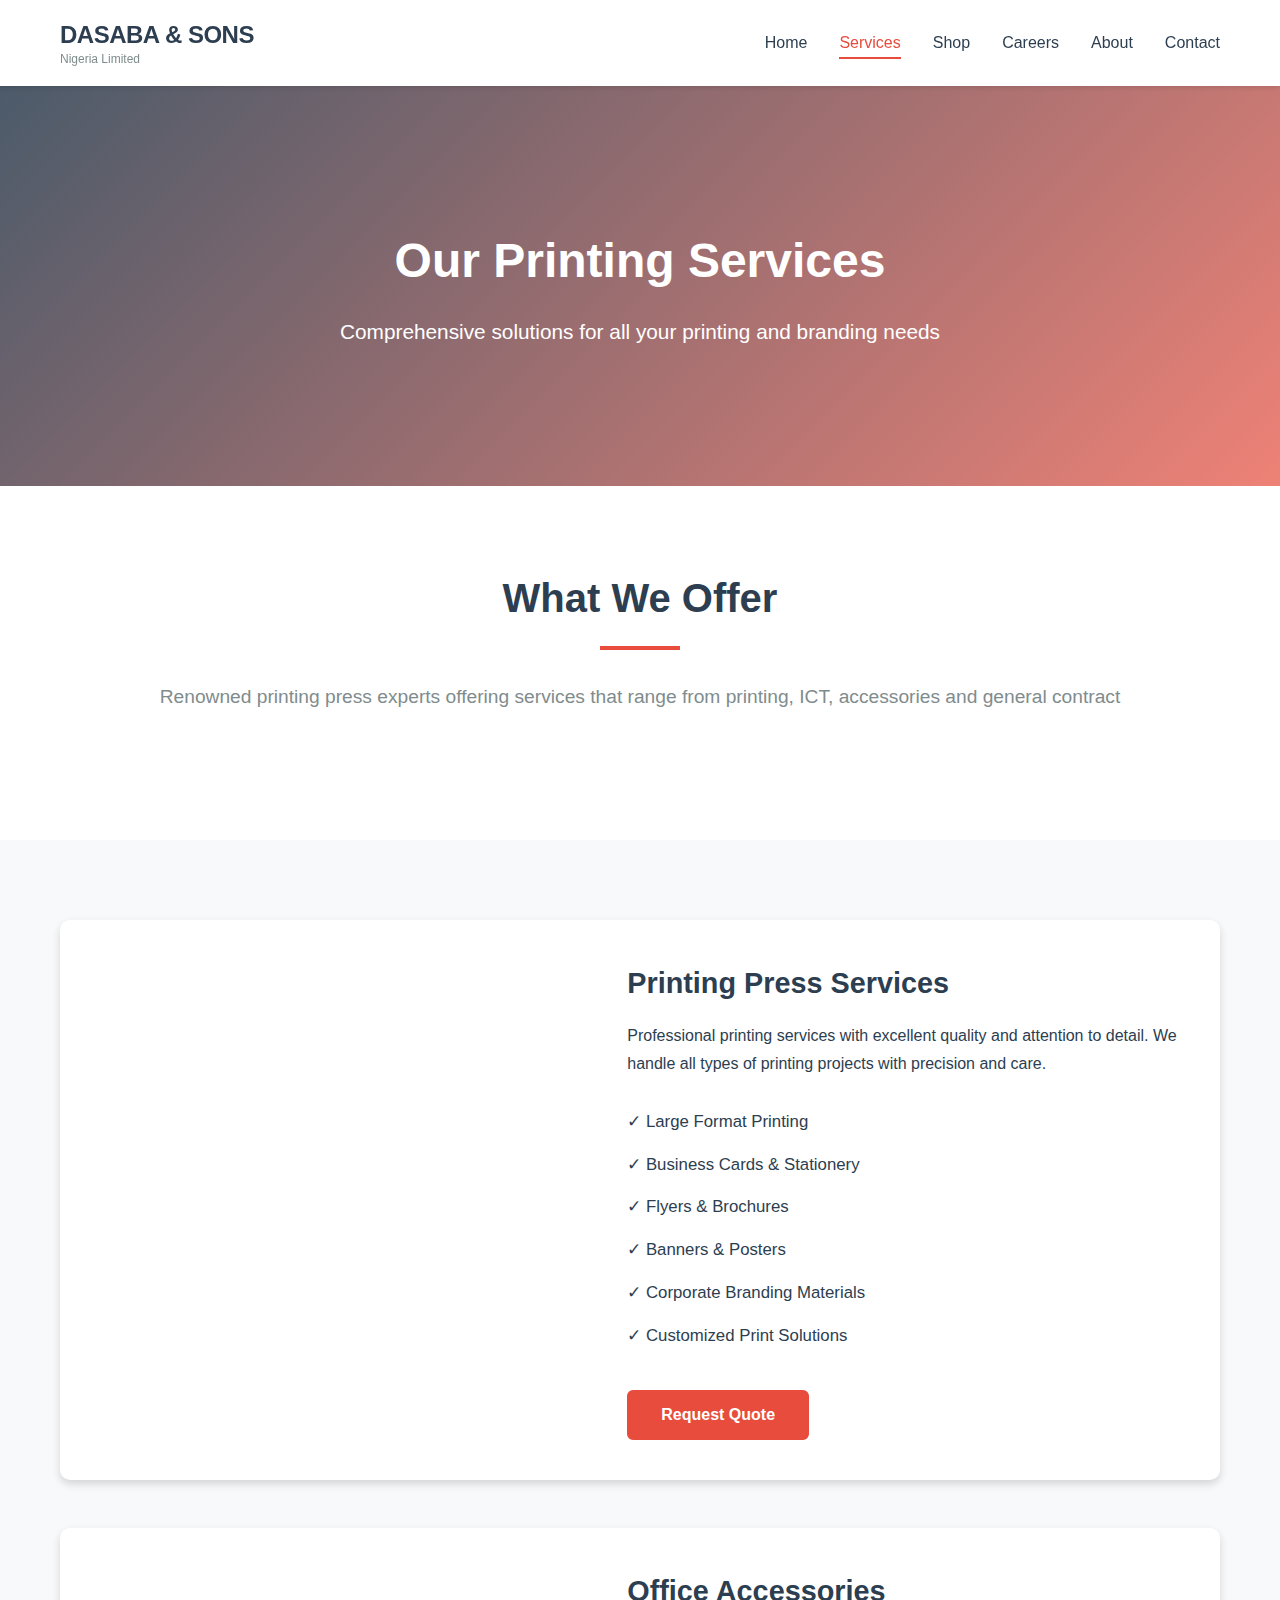
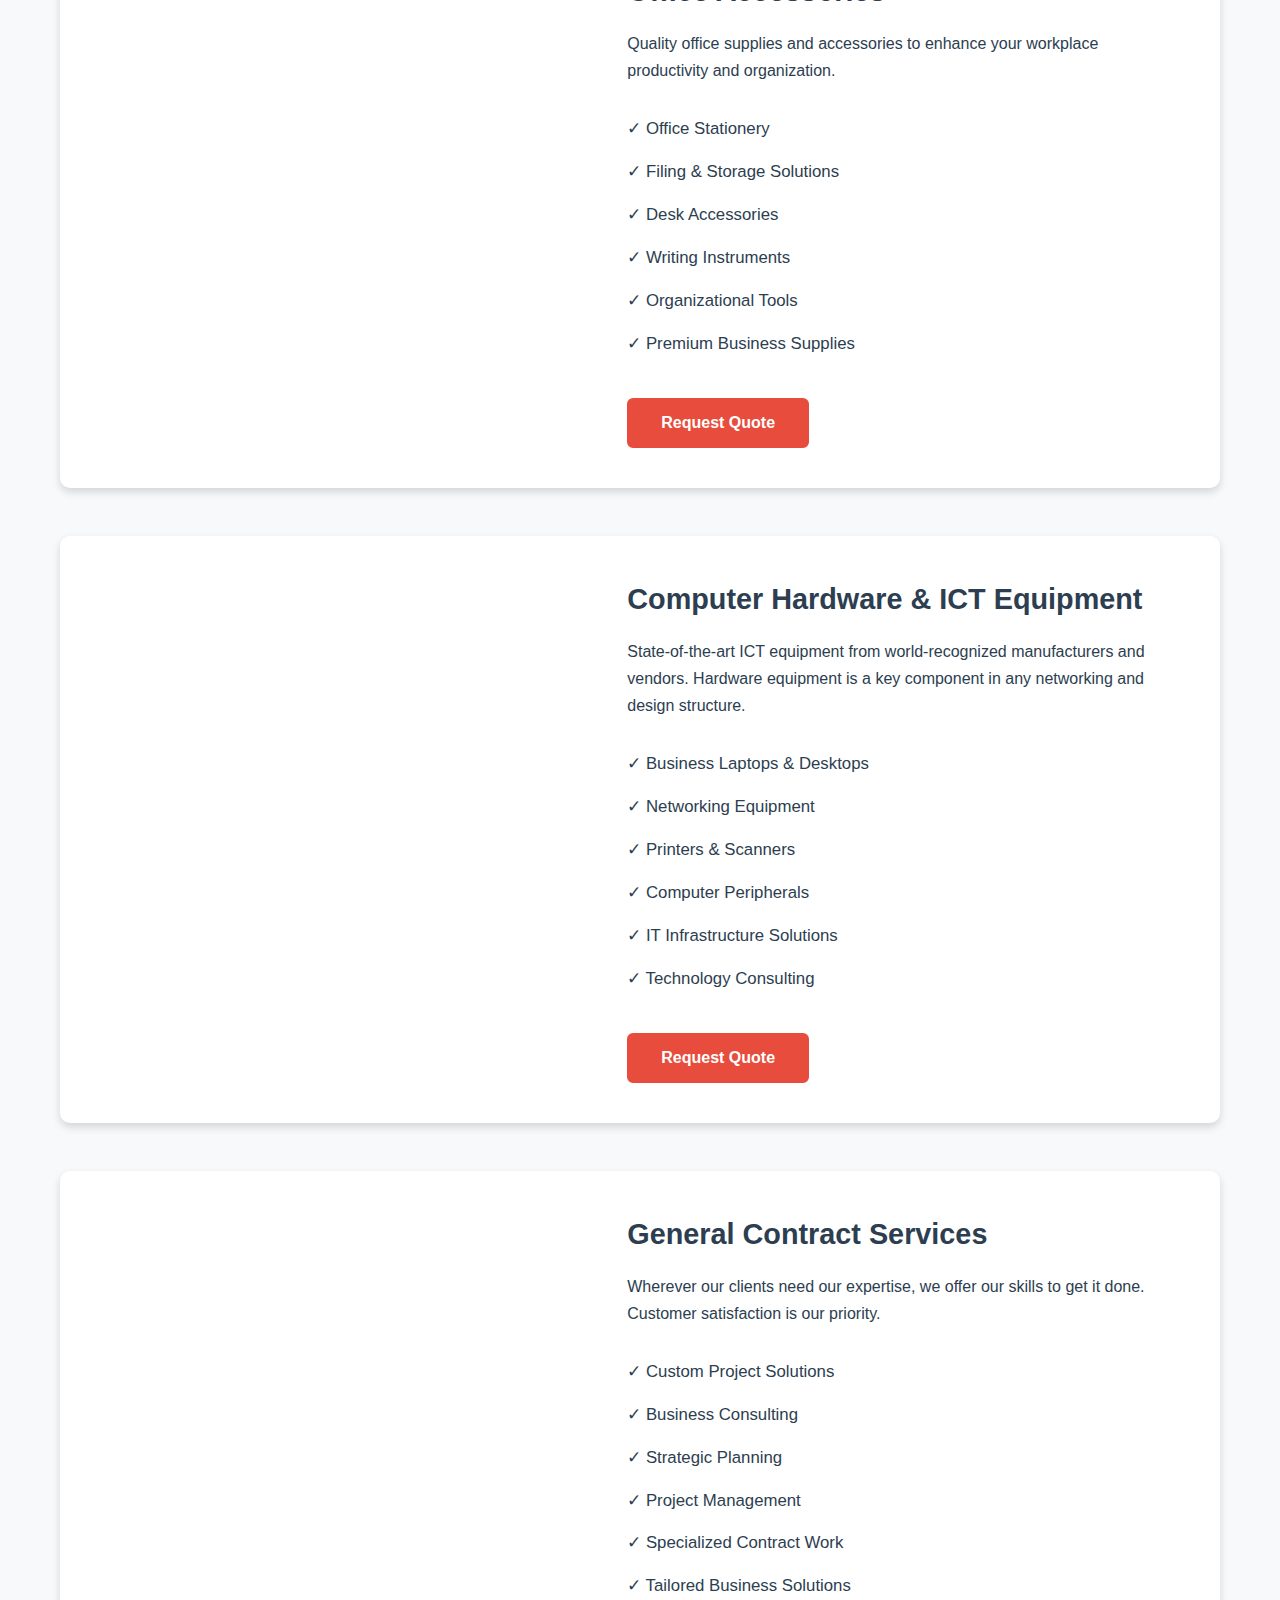
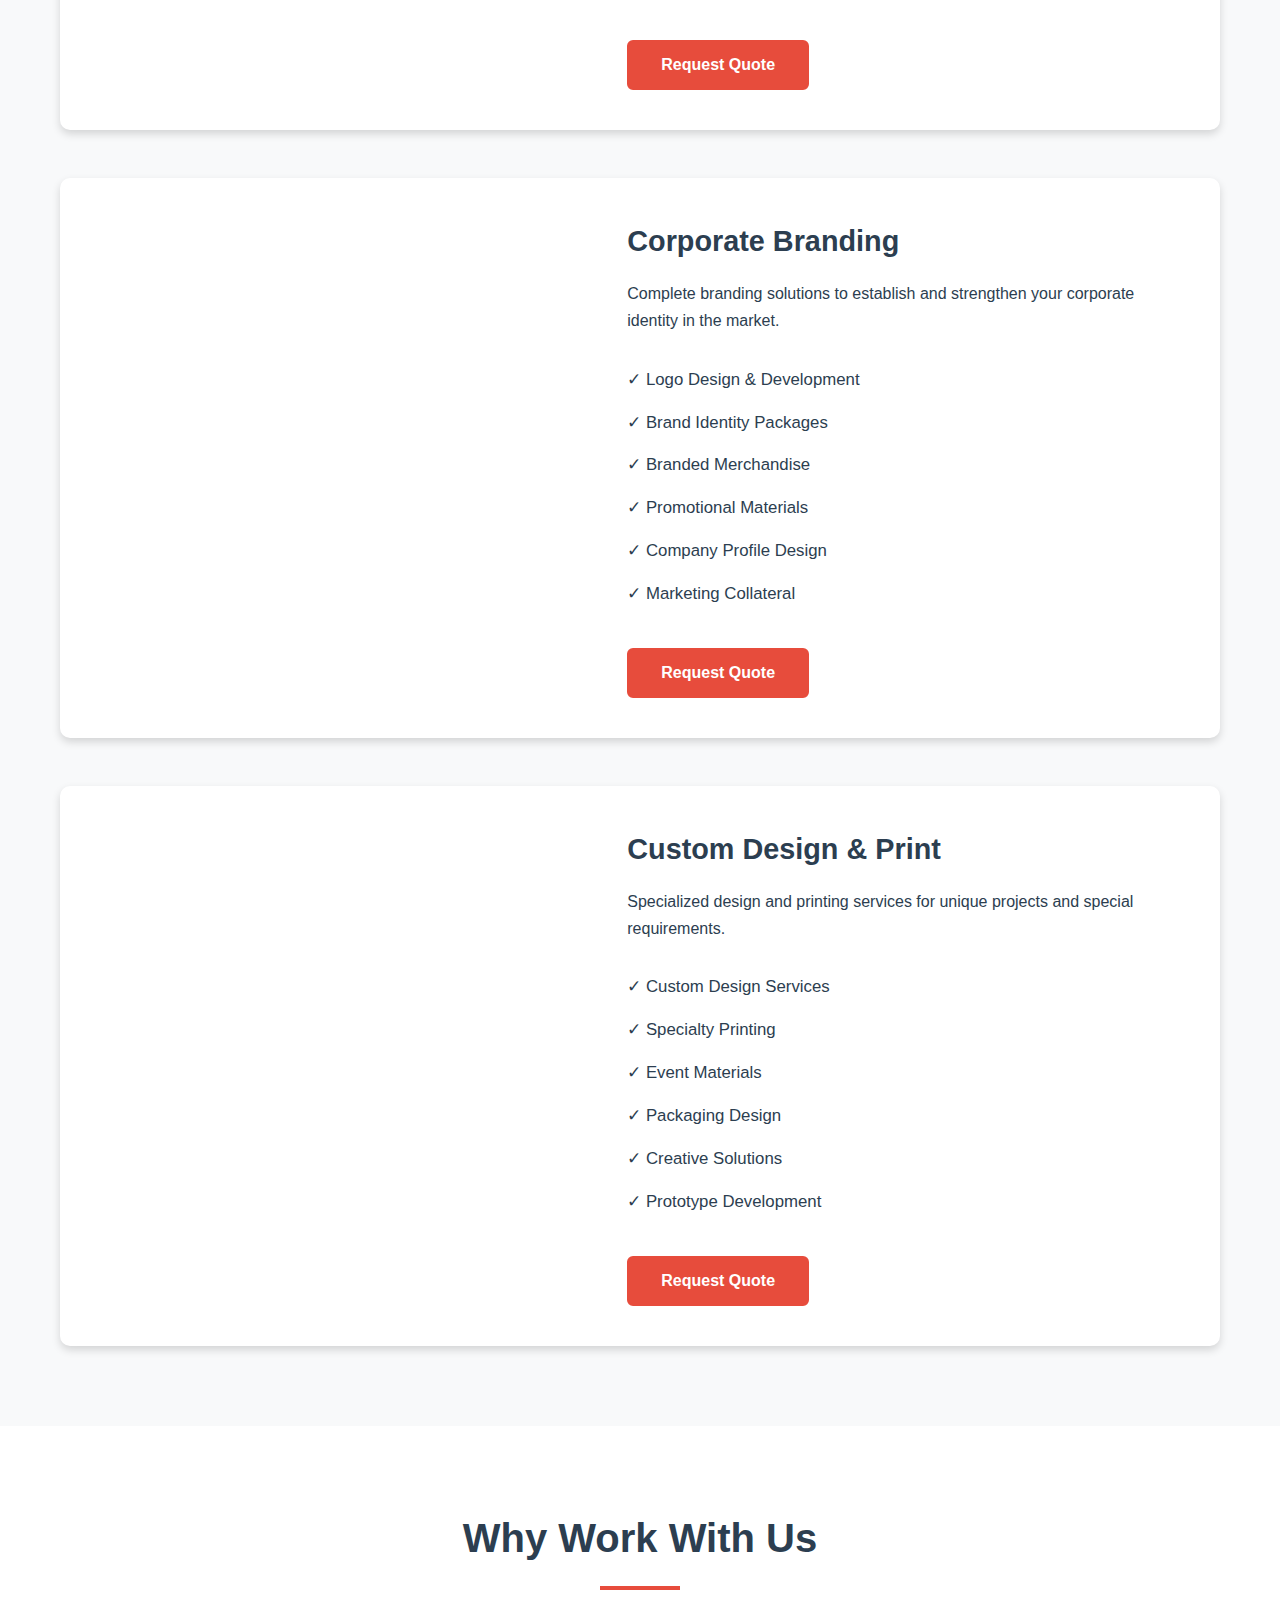
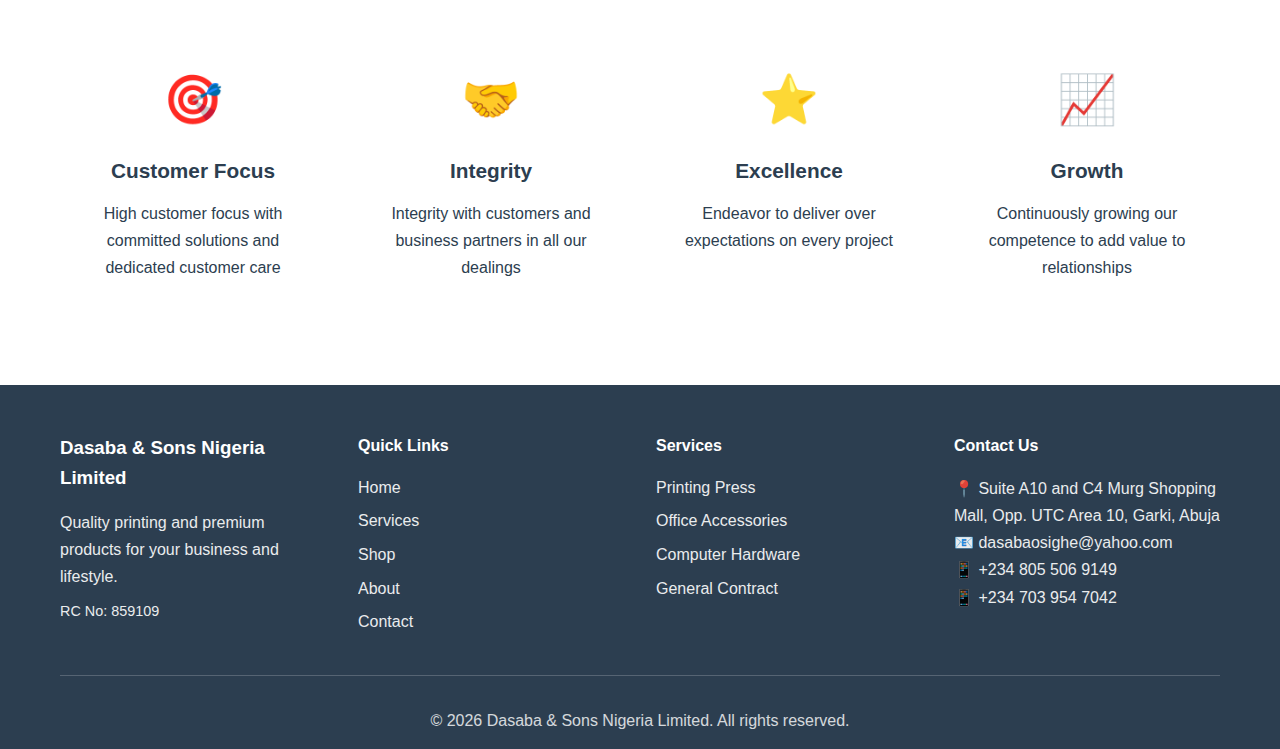
<file: services.html>
<!DOCTYPE html>
<html lang="en">
<head>
    <meta charset="UTF-8">
    <meta name="viewport" content="width=device-width, initial-scale=1.0">
    <title>Our Services - Dasaba & Sons Nigeria Limited</title>
    <link rel="stylesheet" href="styles.css">
</head>
<body>
    <!-- Navigation -->
    <nav class="navbar">
        <div class="container">
            <div class="nav-brand">
                <h2>DASABA & SONS</h2>
                <span class="brand-subtitle">Nigeria Limited</span>
            </div>
            <ul class="nav-menu">
                <li><a href="index.html">Home</a></li>
                <li><a href="services.html" class="active">Services</a></li>
                <li><a href="shop.html">Shop</a></li>
                <li><a href="careers.html">Careers</a></li>
                <li><a href="about.html">About</a></li>
                <li><a href="contact.html">Contact</a></li>
            </ul>
            <button class="nav-toggle" aria-label="Toggle menu">
                <span></span>
                <span></span>
                <span></span>
            </button>
        </div>
    </nav>

    <!-- Hero Section -->
    <section class="page-hero">
        <div class="hero-image" style="background-image: url('https://images.unsplash.com/photo-1612892483236-52d32a0e0ac1?w=1600&h=600&fit=crop');">
            <div class="hero-overlay"></div>
        </div>
        <div class="hero-content">
            <div class="container">
                <h1>Our Printing Services</h1>
                <p>Comprehensive solutions for all your printing and branding needs</p>
            </div>
        </div>
    </section>

    <!-- Services Overview -->
    <section class="section">
        <div class="container">
            <div class="text-center mb-4">
                <h2 class="section-title">What We Offer</h2>
                <div class="title-underline"></div>
                <p class="section-subtitle">Renowned printing press experts offering services that range from printing, ICT, accessories and general contract</p>
            </div>
        </div>
    </section>

    <!-- Detailed Services -->
    <section class="section section-gray">
        <div class="container">
            <div class="service-detail-grid">
                <!-- Printing Press Services -->
                <div class="service-detail-card">
                    <div class="service-detail-image" style="background-image: url('https://images.unsplash.com/photo-1581092918484-8313e1c1b5d3?w=800&h=500&fit=crop');"></div>
                    <div class="service-detail-content">
                        <h2>Printing Press Services</h2>
                        <p>Professional printing services with excellent quality and attention to detail. We handle all types of printing projects with precision and care.</p>
                        <ul class="service-features">
                            <li>✓ Large Format Printing</li>
                            <li>✓ Business Cards & Stationery</li>
                            <li>✓ Flyers & Brochures</li>
                            <li>✓ Banners & Posters</li>
                            <li>✓ Corporate Branding Materials</li>
                            <li>✓ Customized Print Solutions</li>
                        </ul>
                        <button class="btn btn-primary" onclick="showQuoteForm('Printing Press Services')">Request Quote</button>
                    </div>
                </div>

                <!-- Office Accessories -->
                <div class="service-detail-card">
                    <div class="service-detail-image" style="background-image: url('https://images.unsplash.com/photo-1586495777744-4413f21062fa?w=800&h=500&fit=crop');"></div>
                    <div class="service-detail-content">
                        <h2>Office Accessories</h2>
                        <p>Quality office supplies and accessories to enhance your workplace productivity and organization.</p>
                        <ul class="service-features">
                            <li>✓ Office Stationery</li>
                            <li>✓ Filing & Storage Solutions</li>
                            <li>✓ Desk Accessories</li>
                            <li>✓ Writing Instruments</li>
                            <li>✓ Organizational Tools</li>
                            <li>✓ Premium Business Supplies</li>
                        </ul>
                        <button class="btn btn-primary" onclick="showQuoteForm('Office Accessories')">Request Quote</button>
                    </div>
                </div>

                <!-- Computer Hardware -->
                <div class="service-detail-card">
                    <div class="service-detail-image" style="background-image: url('https://images.unsplash.com/photo-1517694712202-14dd9538aa97?w=800&h=500&fit=crop');"></div>
                    <div class="service-detail-content">
                        <h2>Computer Hardware & ICT Equipment</h2>
                        <p>State-of-the-art ICT equipment from world-recognized manufacturers and vendors. Hardware equipment is a key component in any networking and design structure.</p>
                        <ul class="service-features">
                            <li>✓ Business Laptops & Desktops</li>
                            <li>✓ Networking Equipment</li>
                            <li>✓ Printers & Scanners</li>
                            <li>✓ Computer Peripherals</li>
                            <li>✓ IT Infrastructure Solutions</li>
                            <li>✓ Technology Consulting</li>
                        </ul>
                        <button class="btn btn-primary" onclick="showQuoteForm('Computer Hardware')">Request Quote</button>
                    </div>
                </div>

                <!-- General Contract -->
                <div class="service-detail-card">
                    <div class="service-detail-image" style="background-image: url('https://images.unsplash.com/photo-1454165804606-c3d57bc86b40?w=800&h=500&fit=crop');"></div>
                    <div class="service-detail-content">
                        <h2>General Contract Services</h2>
                        <p>Wherever our clients need our expertise, we offer our skills to get it done. Customer satisfaction is our priority.</p>
                        <ul class="service-features">
                            <li>✓ Custom Project Solutions</li>
                            <li>✓ Business Consulting</li>
                            <li>✓ Strategic Planning</li>
                            <li>✓ Project Management</li>
                            <li>✓ Specialized Contract Work</li>
                            <li>✓ Tailored Business Solutions</li>
                        </ul>
                        <button class="btn btn-primary" onclick="showQuoteForm('General Contract Services')">Request Quote</button>
                    </div>
                </div>

                <!-- Corporate Branding -->
                <div class="service-detail-card">
                    <div class="service-detail-image" style="background-image: url('https://images.unsplash.com/photo-1572297794320-ea2ae46ccd95?w=800&h=500&fit=crop');"></div>
                    <div class="service-detail-content">
                        <h2>Corporate Branding</h2>
                        <p>Complete branding solutions to establish and strengthen your corporate identity in the market.</p>
                        <ul class="service-features">
                            <li>✓ Logo Design & Development</li>
                            <li>✓ Brand Identity Packages</li>
                            <li>✓ Branded Merchandise</li>
                            <li>✓ Promotional Materials</li>
                            <li>✓ Company Profile Design</li>
                            <li>✓ Marketing Collateral</li>
                        </ul>
                        <button class="btn btn-primary" onclick="showQuoteForm('Corporate Branding')">Request Quote</button>
                    </div>
                </div>

                <!-- Custom Design & Print -->
                <div class="service-detail-card">
                    <div class="service-detail-image" style="background-image: url('https://images.unsplash.com/photo-1626785774625-ddcddc3445e9?w=800&h=500&fit=crop');"></div>
                    <div class="service-detail-content">
                        <h2>Custom Design & Print</h2>
                        <p>Specialized design and printing services for unique projects and special requirements.</p>
                        <ul class="service-features">
                            <li>✓ Custom Design Services</li>
                            <li>✓ Specialty Printing</li>
                            <li>✓ Event Materials</li>
                            <li>✓ Packaging Design</li>
                            <li>✓ Creative Solutions</li>
                            <li>✓ Prototype Development</li>
                        </ul>
                        <button class="btn btn-primary" onclick="showQuoteForm('Custom Design & Print')">Request Quote</button>
                    </div>
                </div>
            </div>
        </div>
    </section>

    <!-- Quote Request Form -->
    <div id="quoteModal" class="modal">
        <div class="modal-content">
            <span class="close" onclick="closeQuoteForm()">&times;</span>
            <h2>Request a Quote</h2>
            <form id="quoteForm" class="quote-form">
                <div class="form-group">
                    <label for="serviceName">Service</label>
                    <input type="text" id="serviceName" name="serviceName" readonly>
                </div>
                <div class="form-row">
                    <div class="form-group">
                        <label for="fullName">Full Name *</label>
                        <input type="text" id="fullName" name="fullName" required>
                    </div>
                    <div class="form-group">
                        <label for="email">Email *</label>
                        <input type="email" id="email" name="email" required>
                    </div>
                </div>
                <div class="form-row">
                    <div class="form-group">
                        <label for="phone">Phone Number *</label>
                        <input type="tel" id="phone" name="phone" required>
                    </div>
                    <div class="form-group">
                        <label for="company">Company/Organization</label>
                        <input type="text" id="company" name="company">
                    </div>
                </div>
                <div class="form-group">
                    <label for="projectDescription">Project Description *</label>
                    <textarea id="projectDescription" name="projectDescription" rows="5" required placeholder="Please describe your printing needs, quantity, specifications, deadlines, etc."></textarea>
                </div>
                <div class="form-group">
                    <label for="fileUpload">Upload Design Files (Optional)</label>
                    <input type="file" id="fileUpload" name="fileUpload" multiple accept=".pdf,.jpg,.jpeg,.png,.ai,.psd,.doc,.docx">
                    <small>Accepted formats: PDF, JPG, PNG, AI, PSD, DOC, DOCX</small>
                </div>
                <div class="form-group">
                    <label for="budget">Estimated Budget (Optional)</label>
                    <select id="budget" name="budget">
                        <option value="">Select budget range</option>
                        <option value="under-50k">Under ₦50,000</option>
                        <option value="50k-100k">₦50,000 - ₦100,000</option>
                        <option value="100k-250k">₦100,000 - ₦250,000</option>
                        <option value="250k-500k">₦250,000 - ₦500,000</option>
                        <option value="500k-1m">₦500,000 - ₦1,000,000</option>
                        <option value="over-1m">Over ₦1,000,000</option>
                    </select>
                </div>
                <div class="form-actions">
                    <button type="button" class="btn btn-outline" onclick="closeQuoteForm()">Cancel</button>
                    <button type="submit" class="btn btn-primary">Submit Quote Request</button>
                </div>
            </form>
        </div>
    </div>

    <!-- Why Choose Us -->
    <section class="section">
        <div class="container">
            <div class="text-center mb-4">
                <h2 class="section-title">Why Work With Us</h2>
                <div class="title-underline"></div>
            </div>
            <div class="why-choose-grid">
                <div class="why-choose-item">
                    <div class="why-icon">🎯</div>
                    <h3>Customer Focus</h3>
                    <p>High customer focus with committed solutions and dedicated customer care</p>
                </div>
                <div class="why-choose-item">
                    <div class="why-icon">🤝</div>
                    <h3>Integrity</h3>
                    <p>Integrity with customers and business partners in all our dealings</p>
                </div>
                <div class="why-choose-item">
                    <div class="why-icon">⭐</div>
                    <h3>Excellence</h3>
                    <p>Endeavor to deliver over expectations on every project</p>
                </div>
                <div class="why-choose-item">
                    <div class="why-icon">📈</div>
                    <h3>Growth</h3>
                    <p>Continuously growing our competence to add value to relationships</p>
                </div>
            </div>
        </div>
    </section>

    <!-- Footer -->
    <footer class="footer">
        <div class="container">
            <div class="footer-grid">
                <div class="footer-col">
                    <h3>Dasaba & Sons Nigeria Limited</h3>
                    <p>Quality printing and premium products for your business and lifestyle.</p>
                    <p class="footer-reg">RC No: 859109</p>
                </div>
                <div class="footer-col">
                    <h4>Quick Links</h4>
                    <ul>
                        <li><a href="index.html">Home</a></li>
                        <li><a href="services.html">Services</a></li>
                        <li><a href="shop.html">Shop</a></li>
                        <li><a href="about.html">About</a></li>
                        <li><a href="contact.html">Contact</a></li>
                    </ul>
                </div>
                <div class="footer-col">
                    <h4>Services</h4>
                    <ul>
                        <li><a href="services.html">Printing Press</a></li>
                        <li><a href="services.html">Office Accessories</a></li>
                        <li><a href="services.html">Computer Hardware</a></li>
                        <li><a href="services.html">General Contract</a></li>
                    </ul>
                </div>
                <div class="footer-col">
                    <h4>Contact Us</h4>
                    <p>📍 Suite A10 and C4 Murg Shopping Mall, Opp. UTC Area 10, Garki, Abuja</p>
                    <p>📧 dasabaosighe@yahoo.com</p>
                    <p>📱 +234 805 506 9149</p>
                    <p>📱 +234 703 954 7042</p>
                </div>
            </div>
            <div class="footer-bottom">
                <p>&copy; 2024 Dasaba & Sons Nigeria Limited. All rights reserved.</p>
            </div>
        </div>
    </footer>

    <script src="script.js"></script>
</body>
</html>
</file>
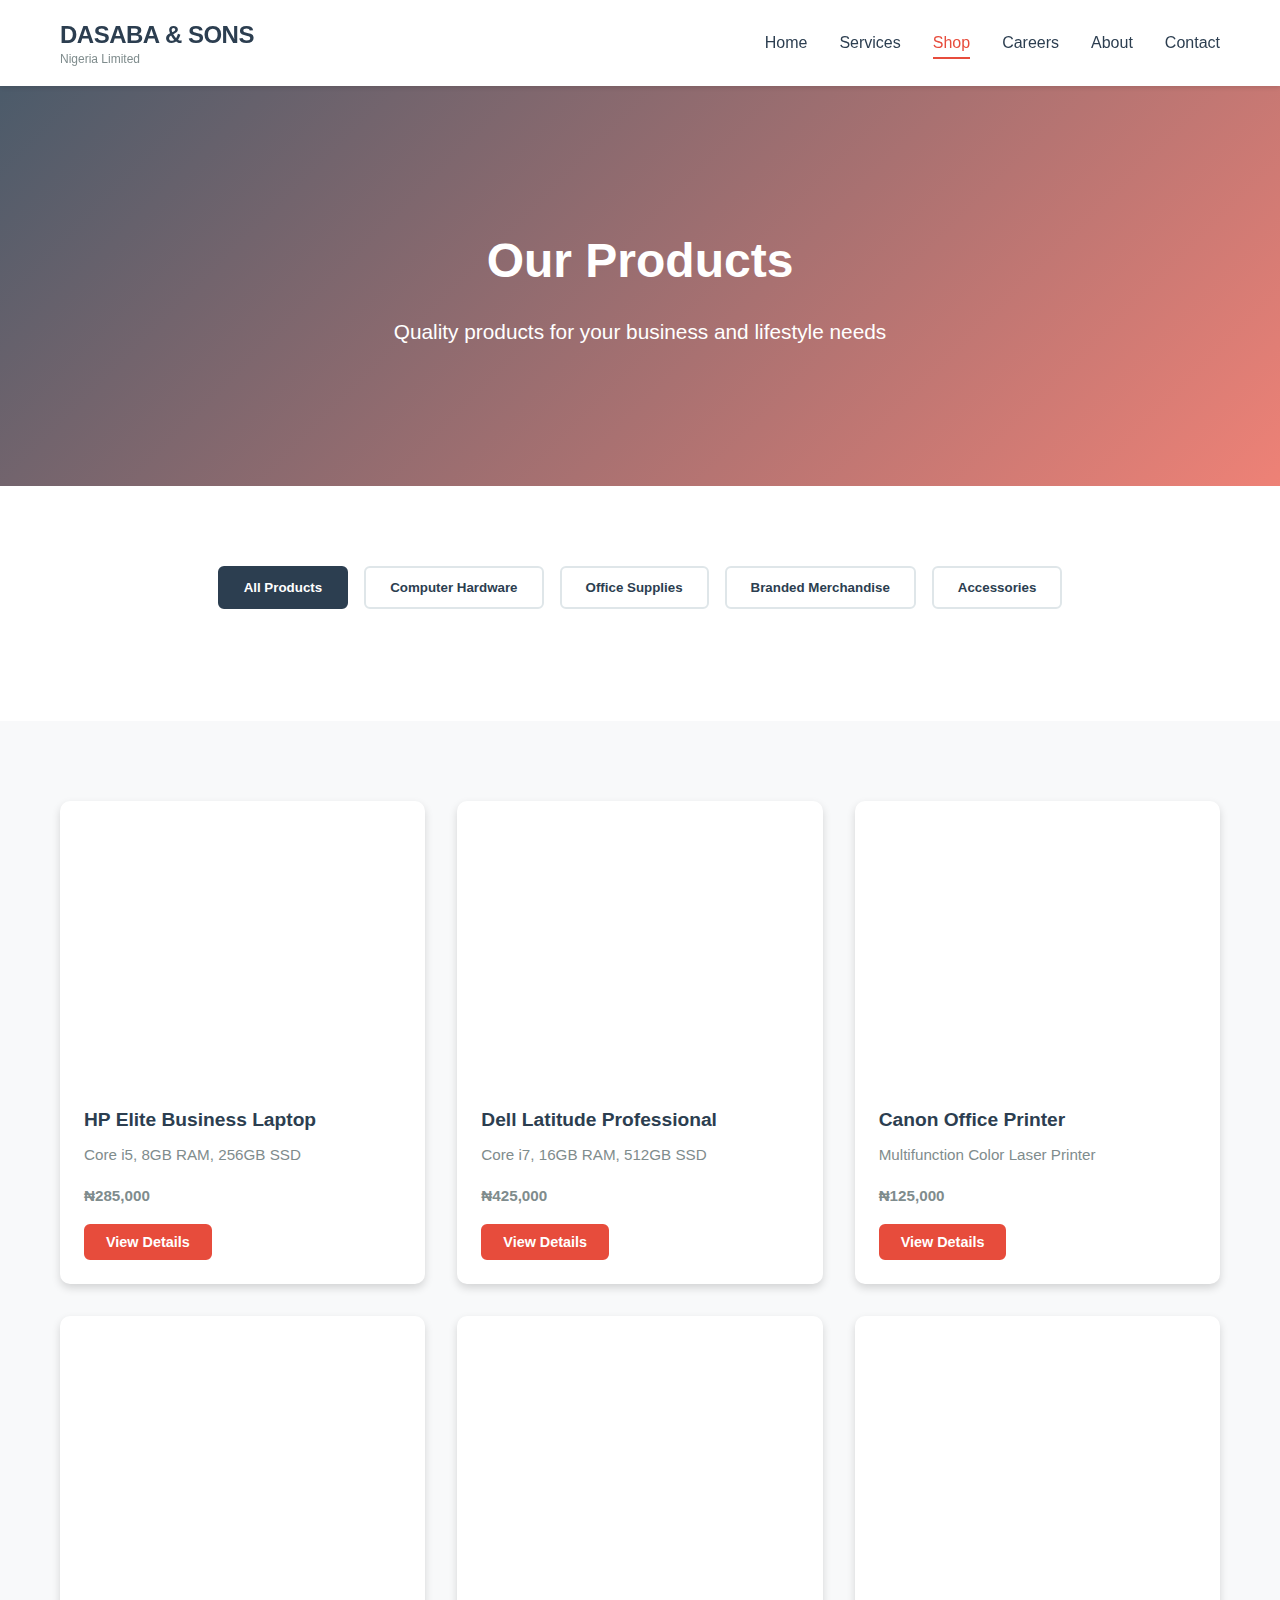
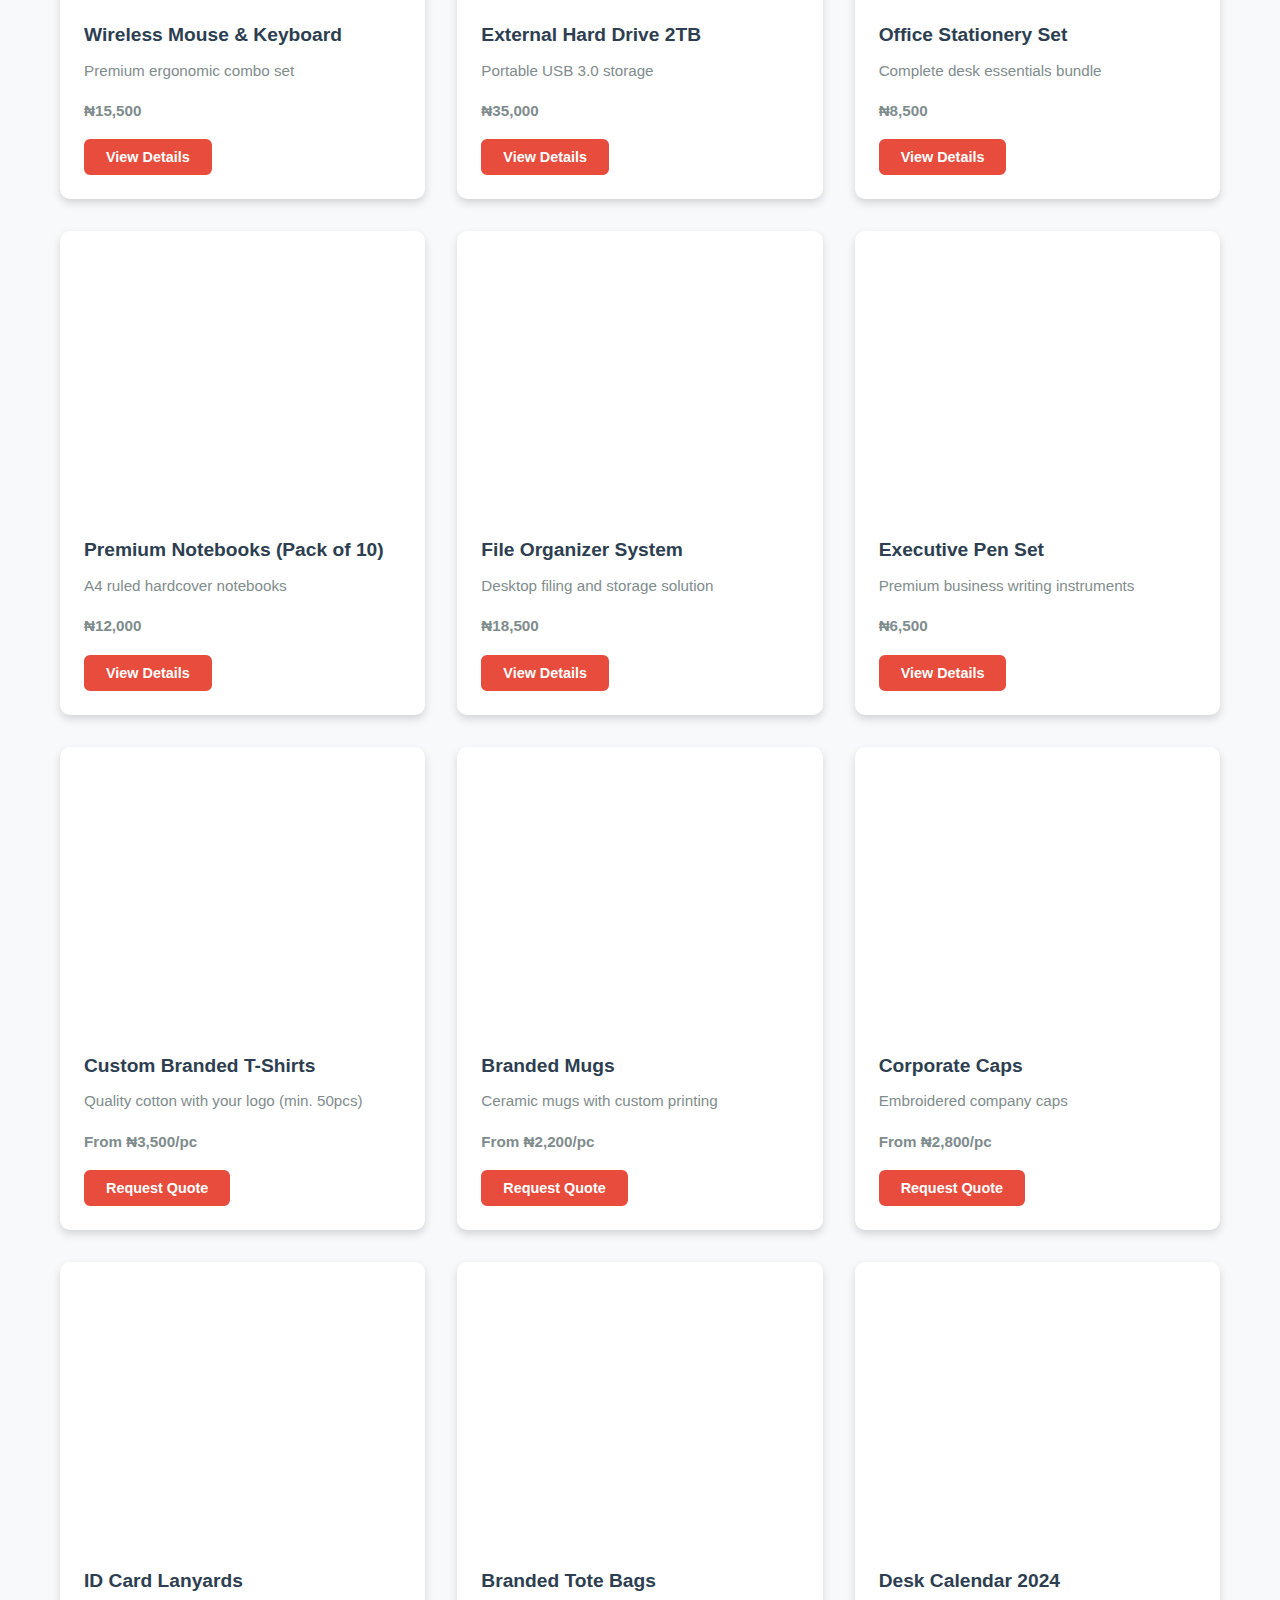
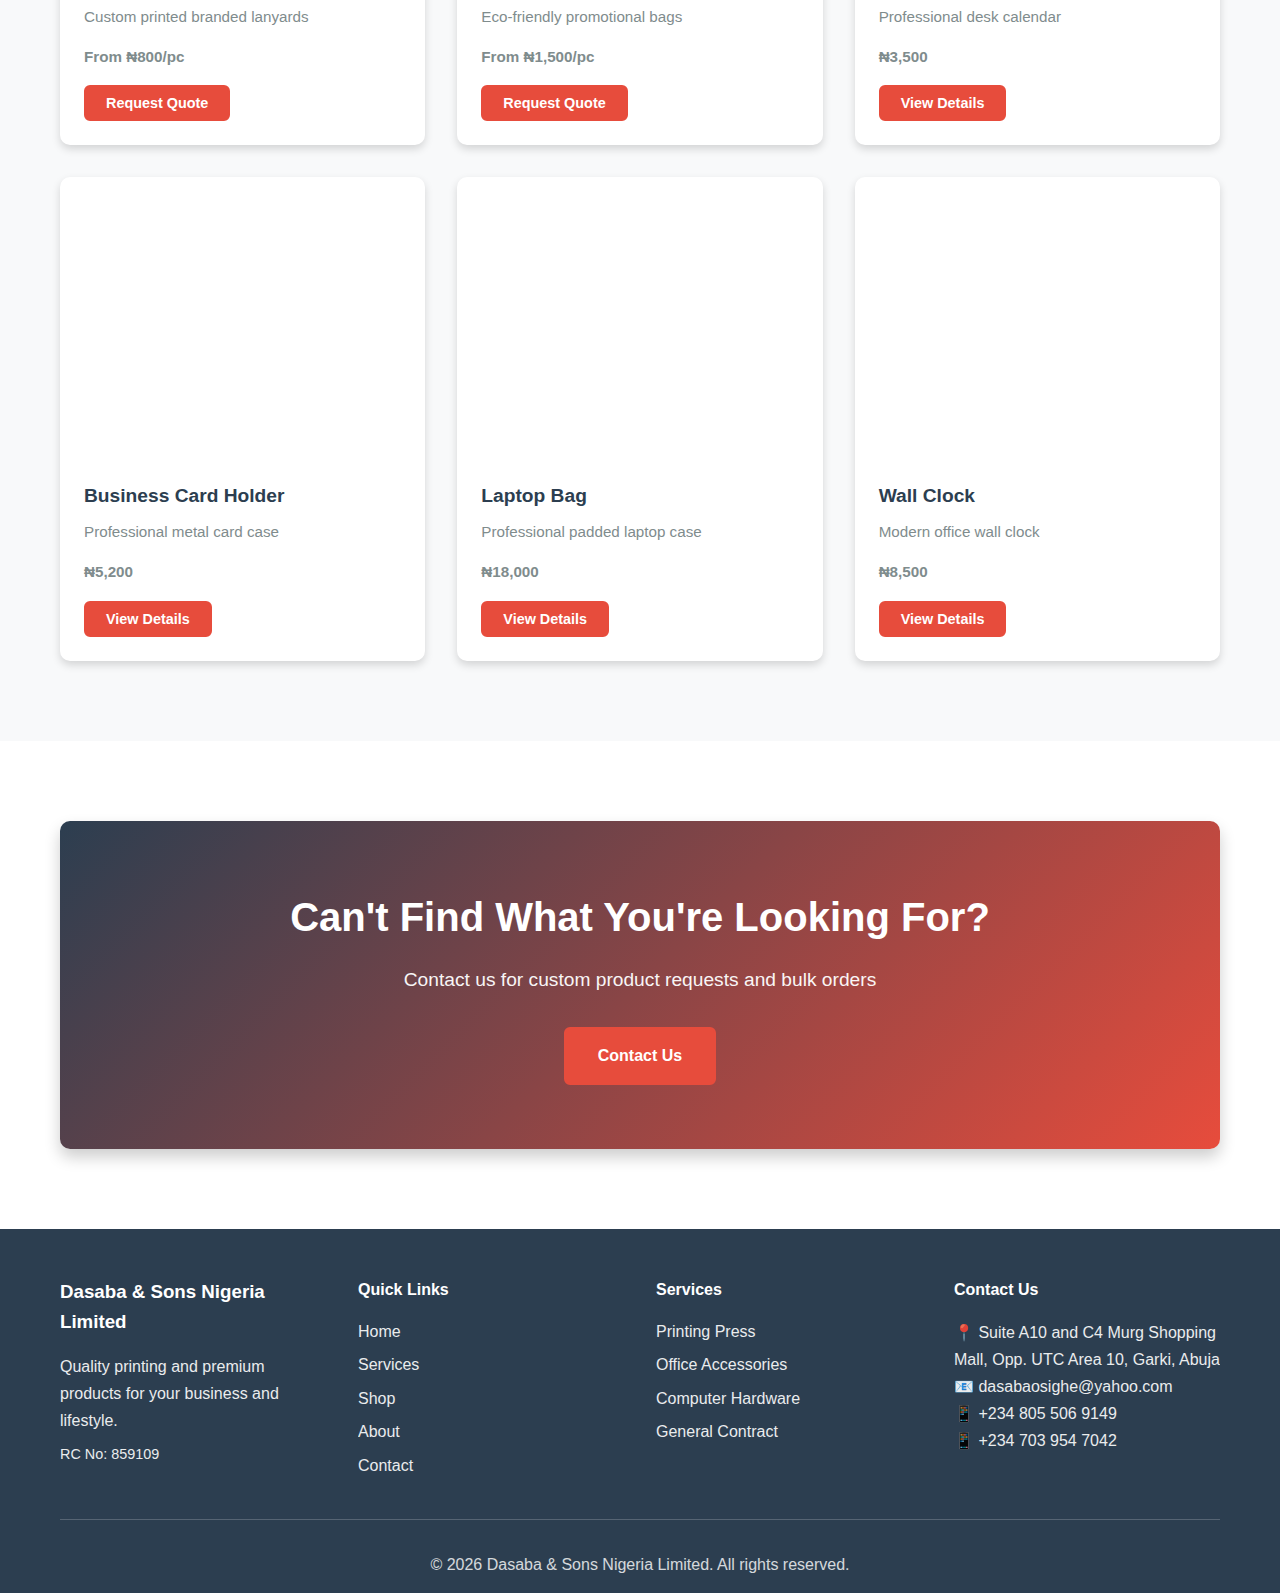
<file: shop.html>
<!DOCTYPE html>
<html lang="en">
<head>
    <meta charset="UTF-8">
    <meta name="viewport" content="width=device-width, initial-scale=1.0">
    <title>Shop Our Products - Dasaba & Sons Nigeria Limited</title>
    <link rel="stylesheet" href="styles.css">
</head>
<body>
    <!-- Navigation -->
    <nav class="navbar">
        <div class="container">
            <div class="nav-brand">
                <h2>DASABA & SONS</h2>
                <span class="brand-subtitle">Nigeria Limited</span>
            </div>
            <ul class="nav-menu">
                <li><a href="index.html">Home</a></li>
                <li><a href="services.html">Services</a></li>
                <li><a href="shop.html" class="active">Shop</a></li>
                <li><a href="careers.html">Careers</a></li>
                <li><a href="about.html">About</a></li>
                <li><a href="contact.html">Contact</a></li>
            </ul>
            <button class="nav-toggle" aria-label="Toggle menu">
                <span></span>
                <span></span>
                <span></span>
            </button>
        </div>
    </nav>

    <!-- Hero Section -->
    <section class="page-hero">
        <div class="hero-image" style="background-image: url('https://images.unsplash.com/photo-1441986300917-64674bd600d8?w=1600&h=600&fit=crop');">
            <div class="hero-overlay"></div>
        </div>
        <div class="hero-content">
            <div class="container">
                <h1>Our Products</h1>
                <p>Quality products for your business and lifestyle needs</p>
            </div>
        </div>
    </section>

    <!-- Product Categories -->
    <section class="section">
        <div class="container">
            <div class="category-filter">
                <button class="category-btn active" data-category="all">All Products</button>
                <button class="category-btn" data-category="computers">Computer Hardware</button>
                <button class="category-btn" data-category="office">Office Supplies</button>
                <button class="category-btn" data-category="branding">Branded Merchandise</button>
                <button class="category-btn" data-category="accessories">Accessories</button>
            </div>
        </div>
    </section>

    <!-- Products Grid -->
    <section class="section section-gray">
        <div class="container">
            <div class="shop-grid">
                <!-- Computer Hardware -->
                <div class="shop-product-card" data-category="computers">
                    <div class="shop-product-image" style="background-image: url('https://images.unsplash.com/photo-1496181133206-80ce9b88a853?w=500&h=500&fit=crop');"></div>
                    <div class="shop-product-content">
                        <h3>HP Elite Business Laptop</h3>
                        <p>Core i5, 8GB RAM, 256GB SSD</p>
                        <p class="shop-product-price">₦285,000</p>
                        <button class="btn btn-sm btn-primary" onclick="showProductDetail('HP Elite Business Laptop', '285000')">View Details</button>
                    </div>
                </div>

                <div class="shop-product-card" data-category="computers">
                    <div class="shop-product-image" style="background-image: url('https://images.unsplash.com/photo-1593642632823-8f785ba67e45?w=500&h=500&fit=crop');"></div>
                    <div class="shop-product-content">
                        <h3>Dell Latitude Professional</h3>
                        <p>Core i7, 16GB RAM, 512GB SSD</p>
                        <p class="shop-product-price">₦425,000</p>
                        <button class="btn btn-sm btn-primary" onclick="showProductDetail('Dell Latitude Professional', '425000')">View Details</button>
                    </div>
                </div>

                <div class="shop-product-card" data-category="computers">
                    <div class="shop-product-image" style="background-image: url('https://images.unsplash.com/photo-1527864550417-7fd91fc51a46?w=500&h=500&fit=crop');"></div>
                    <div class="shop-product-content">
                        <h3>Canon Office Printer</h3>
                        <p>Multifunction Color Laser Printer</p>
                        <p class="shop-product-price">₦125,000</p>
                        <button class="btn btn-sm btn-primary" onclick="showProductDetail('Canon Office Printer', '125000')">View Details</button>
                    </div>
                </div>

                <div class="shop-product-card" data-category="computers">
                    <div class="shop-product-image" style="background-image: url('https://images.unsplash.com/photo-1587614382346-4ec70e388b28?w=500&h=500&fit=crop');"></div>
                    <div class="shop-product-content">
                        <h3>Wireless Mouse & Keyboard</h3>
                        <p>Premium ergonomic combo set</p>
                        <p class="shop-product-price">₦15,500</p>
                        <button class="btn btn-sm btn-primary" onclick="showProductDetail('Wireless Mouse & Keyboard', '15500')">View Details</button>
                    </div>
                </div>

                <div class="shop-product-card" data-category="computers">
                    <div class="shop-product-image" style="background-image: url('https://images.unsplash.com/photo-1585792180666-f7347c490ee2?w=500&h=500&fit=crop');"></div>
                    <div class="shop-product-content">
                        <h3>External Hard Drive 2TB</h3>
                        <p>Portable USB 3.0 storage</p>
                        <p class="shop-product-price">₦35,000</p>
                        <button class="btn btn-sm btn-primary" onclick="showProductDetail('External Hard Drive 2TB', '35000')">View Details</button>
                    </div>
                </div>

                <!-- Office Supplies -->
                <div class="shop-product-card" data-category="office">
                    <div class="shop-product-image" style="background-image: url('https://images.unsplash.com/photo-1586495777744-4413f21062fa?w=500&h=500&fit=crop');"></div>
                    <div class="shop-product-content">
                        <h3>Office Stationery Set</h3>
                        <p>Complete desk essentials bundle</p>
                        <p class="shop-product-price">₦8,500</p>
                        <button class="btn btn-sm btn-primary" onclick="showProductDetail('Office Stationery Set', '8500')">View Details</button>
                    </div>
                </div>

                <div class="shop-product-card" data-category="office">
                    <div class="shop-product-image" style="background-image: url('https://images.unsplash.com/photo-1618005182384-a83a8bd57fbe?w=500&h=500&fit=crop');"></div>
                    <div class="shop-product-content">
                        <h3>Premium Notebooks (Pack of 10)</h3>
                        <p>A4 ruled hardcover notebooks</p>
                        <p class="shop-product-price">₦12,000</p>
                        <button class="btn btn-sm btn-primary" onclick="showProductDetail('Premium Notebooks', '12000')">View Details</button>
                    </div>
                </div>

                <div class="shop-product-card" data-category="office">
                    <div class="shop-product-image" style="background-image: url('https://images.unsplash.com/photo-1589330694653-ded6df03f754?w=500&h=500&fit=crop');"></div>
                    <div class="shop-product-content">
                        <h3>File Organizer System</h3>
                        <p>Desktop filing and storage solution</p>
                        <p class="shop-product-price">₦18,500</p>
                        <button class="btn btn-sm btn-primary" onclick="showProductDetail('File Organizer System', '18500')">View Details</button>
                    </div>
                </div>

                <div class="shop-product-card" data-category="office">
                    <div class="shop-product-image" style="background-image: url('https://images.unsplash.com/photo-1609440208426-3a16f2e0d8ce?w=500&h=500&fit=crop');"></div>
                    <div class="shop-product-content">
                        <h3>Executive Pen Set</h3>
                        <p>Premium business writing instruments</p>
                        <p class="shop-product-price">₦6,500</p>
                        <button class="btn btn-sm btn-primary" onclick="showProductDetail('Executive Pen Set', '6500')">View Details</button>
                    </div>
                </div>

                <!-- Branded Merchandise -->
                <div class="shop-product-card" data-category="branding">
                    <div class="shop-product-image" style="background-image: url('https://images.unsplash.com/photo-1572297794320-ea2ae46ccd95?w=500&h=500&fit=crop');"></div>
                    <div class="shop-product-content">
                        <h3>Custom Branded T-Shirts</h3>
                        <p>Quality cotton with your logo (min. 50pcs)</p>
                        <p class="shop-product-price">From ₦3,500/pc</p>
                        <button class="btn btn-sm btn-primary" onclick="showProductDetail('Custom Branded T-Shirts', '3500')">Request Quote</button>
                    </div>
                </div>

                <div class="shop-product-card" data-category="branding">
                    <div class="shop-product-image" style="background-image: url('https://images.unsplash.com/photo-1625948515291-69613efd103f?w=500&h=500&fit=crop');"></div>
                    <div class="shop-product-content">
                        <h3>Branded Mugs</h3>
                        <p>Ceramic mugs with custom printing</p>
                        <p class="shop-product-price">From ₦2,200/pc</p>
                        <button class="btn btn-sm btn-primary" onclick="showProductDetail('Branded Mugs', '2200')">Request Quote</button>
                    </div>
                </div>

                <div class="shop-product-card" data-category="branding">
                    <div class="shop-product-image" style="background-image: url('https://images.unsplash.com/photo-1553062407-98eeb64c6a62?w=500&h=500&fit=crop');"></div>
                    <div class="shop-product-content">
                        <h3>Corporate Caps</h3>
                        <p>Embroidered company caps</p>
                        <p class="shop-product-price">From ₦2,800/pc</p>
                        <button class="btn btn-sm btn-primary" onclick="showProductDetail('Corporate Caps', '2800')">Request Quote</button>
                    </div>
                </div>

                <div class="shop-product-card" data-category="branding">
                    <div class="shop-product-image" style="background-image: url('https://images.unsplash.com/photo-1593359677879-a4bb92f829d1?w=500&h=500&fit=crop');"></div>
                    <div class="shop-product-content">
                        <h3>ID Card Lanyards</h3>
                        <p>Custom printed branded lanyards</p>
                        <p class="shop-product-price">From ₦800/pc</p>
                        <button class="btn btn-sm btn-primary" onclick="showProductDetail('ID Card Lanyards', '800')">Request Quote</button>
                    </div>
                </div>

                <div class="shop-product-card" data-category="branding">
                    <div class="shop-product-image" style="background-image: url('https://images.unsplash.com/photo-1600520611035-c19991c7cbf5?w=500&h=500&fit=crop');"></div>
                    <div class="shop-product-content">
                        <h3>Branded Tote Bags</h3>
                        <p>Eco-friendly promotional bags</p>
                        <p class="shop-product-price">From ₦1,500/pc</p>
                        <button class="btn btn-sm btn-primary" onclick="showProductDetail('Branded Tote Bags', '1500')">Request Quote</button>
                    </div>
                </div>

                <!-- Accessories -->
                <div class="shop-product-card" data-category="accessories">
                    <div class="shop-product-image" style="background-image: url('https://images.unsplash.com/photo-1625948515291-69613efd103f?w=500&h=500&fit=crop');"></div>
                    <div class="shop-product-content">
                        <h3>Desk Calendar 2024</h3>
                        <p>Professional desk calendar</p>
                        <p class="shop-product-price">₦3,500</p>
                        <button class="btn btn-sm btn-primary" onclick="showProductDetail('Desk Calendar 2024', '3500')">View Details</button>
                    </div>
                </div>

                <div class="shop-product-card" data-category="accessories">
                    <div class="shop-product-image" style="background-image: url('https://images.unsplash.com/photo-1619521338651-4dbf4548f93c?w=500&h=500&fit=crop');"></div>
                    <div class="shop-product-content">
                        <h3>Business Card Holder</h3>
                        <p>Professional metal card case</p>
                        <p class="shop-product-price">₦5,200</p>
                        <button class="btn btn-sm btn-primary" onclick="showProductDetail('Business Card Holder', '5200')">View Details</button>
                    </div>
                </div>

                <div class="shop-product-card" data-category="accessories">
                    <div class="shop-product-image" style="background-image: url('https://images.unsplash.com/photo-1596558450268-9c27524ba856?w=500&h=500&fit=crop');"></div>
                    <div class="shop-product-content">
                        <h3>Laptop Bag</h3>
                        <p>Professional padded laptop case</p>
                        <p class="shop-product-price">₦18,000</p>
                        <button class="btn btn-sm btn-primary" onclick="showProductDetail('Laptop Bag', '18000')">View Details</button>
                    </div>
                </div>

                <div class="shop-product-card" data-category="accessories">
                    <div class="shop-product-image" style="background-image: url('https://images.unsplash.com/photo-1544816155-12df9643f363?w=500&h=500&fit=crop');"></div>
                    <div class="shop-product-content">
                        <h3>Wall Clock</h3>
                        <p>Modern office wall clock</p>
                        <p class="shop-product-price">₦8,500</p>
                        <button class="btn btn-sm btn-primary" onclick="showProductDetail('Wall Clock', '8500')">View Details</button>
                    </div>
                </div>
            </div>
        </div>
    </section>

    <!-- Product Detail Modal -->
    <div id="productModal" class="modal">
        <div class="modal-content">
            <span class="close" onclick="closeProductDetail()">&times;</span>
            <div id="productDetailContent"></div>
        </div>
    </div>

    <!-- Call to Action -->
    <section class="section">
        <div class="container">
            <div class="cta-box">
                <h2>Can't Find What You're Looking For?</h2>
                <p>Contact us for custom product requests and bulk orders</p>
                <a href="contact.html" class="btn btn-primary">Contact Us</a>
            </div>
        </div>
    </section>

    <!-- Footer -->
    <footer class="footer">
        <div class="container">
            <div class="footer-grid">
                <div class="footer-col">
                    <h3>Dasaba & Sons Nigeria Limited</h3>
                    <p>Quality printing and premium products for your business and lifestyle.</p>
                    <p class="footer-reg">RC No: 859109</p>
                </div>
                <div class="footer-col">
                    <h4>Quick Links</h4>
                    <ul>
                        <li><a href="index.html">Home</a></li>
                        <li><a href="services.html">Services</a></li>
                        <li><a href="shop.html">Shop</a></li>
                        <li><a href="about.html">About</a></li>
                        <li><a href="contact.html">Contact</a></li>
                    </ul>
                </div>
                <div class="footer-col">
                    <h4>Services</h4>
                    <ul>
                        <li><a href="services.html">Printing Press</a></li>
                        <li><a href="services.html">Office Accessories</a></li>
                        <li><a href="services.html">Computer Hardware</a></li>
                        <li><a href="services.html">General Contract</a></li>
                    </ul>
                </div>
                <div class="footer-col">
                    <h4>Contact Us</h4>
                    <p>📍 Suite A10 and C4 Murg Shopping Mall, Opp. UTC Area 10, Garki, Abuja</p>
                    <p>📧 dasabaosighe@yahoo.com</p>
                    <p>📱 +234 805 506 9149</p>
                    <p>📱 +234 703 954 7042</p>
                </div>
            </div>
            <div class="footer-bottom">
                <p>&copy; 2024 Dasaba & Sons Nigeria Limited. All rights reserved.</p>
            </div>
        </div>
    </footer>

    <script src="script.js"></script>
</body>
</html>
</file>
<file: styles.css>
/* ===================================
   Dasaba & Sons Nigeria Limited
   Website Styles
   =================================== */

/* === RESET & BASE STYLES === */
* {
    margin: 0;
    padding: 0;
    box-sizing: border-box;
}

:root {
    --primary-color: #2c3e50;
    --secondary-color: #e74c3c;
    --accent-color: #3498db;
    --text-dark: #2c3e50;
    --text-light: #7f8c8d;
    --bg-light: #f8f9fa;
    --bg-gray: #ecf0f1;
    --border-color: #dfe6e9;
    --white: #ffffff;
    --success: #27ae60;
    --warning: #f39c12;
    --font-primary: 'Segoe UI', Tahoma, Geneva, Verdana, sans-serif;
    --font-secondary: Georgia, 'Times New Roman', serif;
    --transition: all 0.3s ease;
    --shadow-sm: 0 2px 4px rgba(0,0,0,0.1);
    --shadow-md: 0 4px 8px rgba(0,0,0,0.15);
    --shadow-lg: 0 8px 16px rgba(0,0,0,0.2);
}

html {
    scroll-behavior: smooth;
}

body {
    font-family: var(--font-primary);
    color: var(--text-dark);
    line-height: 1.6;
    font-size: 16px;
    background-color: var(--white);
    overflow-x: hidden;
}

.container {
    max-width: 1200px;
    margin: 0 auto;
    padding: 0 20px;
}

/* === NAVIGATION === */
.navbar {
    background-color: var(--white);
    box-shadow: var(--shadow-sm);
    position: sticky;
    top: 0;
    z-index: 1000;
    transition: var(--transition);
}

.navbar .container {
    display: flex;
    justify-content: space-between;
    align-items: center;
    padding: 1rem 20px;
}

.nav-brand h2 {
    color: var(--primary-color);
    font-size: 1.5rem;
    font-weight: 700;
    letter-spacing: -0.5px;
    margin: 0;
}

.brand-subtitle {
    display: block;
    font-size: 0.75rem;
    color: var(--text-light);
    margin-top: -4px;
    font-weight: 400;
}

.nav-menu {
    display: flex;
    list-style: none;
    gap: 2rem;
    align-items: center;
}

.nav-menu a {
    color: var(--text-dark);
    text-decoration: none;
    font-weight: 500;
    transition: var(--transition);
    padding: 0.5rem 0;
    position: relative;
}

.nav-menu a:hover,
.nav-menu a.active {
    color: var(--secondary-color);
}

.nav-menu a::after {
    content: '';
    position: absolute;
    bottom: 0;
    left: 0;
    width: 0;
    height: 2px;
    background-color: var(--secondary-color);
    transition: var(--transition);
}

.nav-menu a:hover::after,
.nav-menu a.active::after {
    width: 100%;
}

.nav-toggle {
    display: none;
    flex-direction: column;
    background: none;
    border: none;
    cursor: pointer;
    padding: 0.5rem;
}

.nav-toggle span {
    width: 25px;
    height: 3px;
    background-color: var(--primary-color);
    margin: 3px 0;
    transition: var(--transition);
}

/* === HERO SECTION === */
.hero {
    position: relative;
    height: 600px;
    display: flex;
    align-items: center;
    justify-content: center;
    overflow: hidden;
}

.hero-image {
    position: absolute;
    top: 0;
    left: 0;
    width: 100%;
    height: 100%;
    background-size: cover;
    background-position: center;
    background-repeat: no-repeat;
}

.hero-overlay {
    position: absolute;
    top: 0;
    left: 0;
    width: 100%;
    height: 100%;
    background: linear-gradient(135deg, rgba(44, 62, 80, 0.85), rgba(231, 76, 60, 0.7));
}

.hero-content {
    position: relative;
    z-index: 10;
    text-align: center;
    color: var(--white);
    padding: 2rem;
}

.hero-title {
    font-size: 3.5rem;
    font-weight: 700;
    margin-bottom: 1rem;
    animation: fadeInUp 0.8s ease;
}

.hero-subtitle {
    font-size: 1.8rem;
    font-weight: 400;
    margin-bottom: 0.5rem;
    animation: fadeInUp 1s ease;
}

.hero-text {
    font-size: 1.2rem;
    margin-bottom: 2rem;
    opacity: 0.95;
    animation: fadeInUp 1.2s ease;
}

.hero-buttons {
    display: flex;
    gap: 1rem;
    justify-content: center;
    flex-wrap: wrap;
    animation: fadeInUp 1.4s ease;
}

/* === PAGE HERO === */
.page-hero {
    position: relative;
    height: 400px;
    display: flex;
    align-items: center;
    justify-content: center;
    overflow: hidden;
}

.page-hero .hero-content h1 {
    font-size: 3rem;
    margin-bottom: 1rem;
}

.page-hero .hero-content p {
    font-size: 1.3rem;
}

/* === BUTTONS === */
.btn {
    display: inline-block;
    padding: 0.875rem 2rem;
    font-size: 1rem;
    font-weight: 600;
    text-decoration: none;
    border-radius: 6px;
    transition: var(--transition);
    border: 2px solid transparent;
    cursor: pointer;
    text-align: center;
}

.btn-primary {
    background-color: var(--secondary-color);
    color: var(--white);
    border-color: var(--secondary-color);
}

.btn-primary:hover {
    background-color: #c0392b;
    border-color: #c0392b;
    transform: translateY(-2px);
    box-shadow: var(--shadow-md);
}

.btn-secondary {
    background-color: transparent;
    color: var(--white);
    border-color: var(--white);
}

.btn-secondary:hover {
    background-color: var(--white);
    color: var(--secondary-color);
}

.btn-outline {
    background-color: transparent;
    color: var(--primary-color);
    border-color: var(--primary-color);
}

.btn-outline:hover {
    background-color: var(--primary-color);
    color: var(--white);
}

.btn-sm {
    padding: 0.5rem 1.25rem;
    font-size: 0.9rem;
}

.btn-block {
    display: block;
    width: 100%;
}

/* === SECTIONS === */
.section {
    padding: 5rem 0;
}

.section-gray {
    background-color: var(--bg-light);
}

.section-title {
    font-size: 2.5rem;
    color: var(--primary-color);
    margin-bottom: 1rem;
    font-weight: 700;
}

.section-subtitle {
    font-size: 1.2rem;
    color: var(--text-light);
    margin-bottom: 2rem;
}

.title-underline {
    width: 80px;
    height: 4px;
    background-color: var(--secondary-color);
    margin: 0 auto 2rem;
}

.text-center {
    text-align: center;
}

.mb-4 {
    margin-bottom: 3rem;
}

.mt-4 {
    margin-top: 3rem;
}

/* === INTRO SECTION === */
.intro-grid {
    display: grid;
    grid-template-columns: 1.2fr 1fr;
    gap: 3rem;
    align-items: center;
}

.intro-text p {
    margin-bottom: 1.2rem;
    font-size: 1.05rem;
    line-height: 1.8;
    color: var(--text-dark);
}

.intro-image img {
    width: 100%;
    border-radius: 10px;
    box-shadow: var(--shadow-lg);
}

/* === FEATURES GRID === */
.features-grid {
    display: grid;
    grid-template-columns: repeat(auto-fit, minmax(300px, 1fr));
    gap: 2rem;
}

.feature-card {
    background-color: var(--white);
    padding: 2rem;
    border-radius: 10px;
    box-shadow: var(--shadow-md);
    text-align: center;
    transition: var(--transition);
}

.feature-card:hover {
    transform: translateY(-5px);
    box-shadow: var(--shadow-lg);
}

.feature-icon {
    width: 60px;
    height: 60px;
    background-color: var(--secondary-color);
    color: var(--white);
    border-radius: 50%;
    display: flex;
    align-items: center;
    justify-content: center;
    font-size: 1.5rem;
    font-weight: 700;
    margin: 0 auto 1.5rem;
}

.feature-card h3 {
    font-size: 1.4rem;
    color: var(--primary-color);
    margin-bottom: 1rem;
}

.feature-card p {
    color: var(--text-light);
    line-height: 1.6;
}

/* === SERVICES GRID === */
.services-grid {
    display: grid;
    grid-template-columns: repeat(auto-fit, minmax(280px, 1fr));
    gap: 2rem;
}

.service-card {
    background-color: var(--white);
    border-radius: 10px;
    overflow: hidden;
    box-shadow: var(--shadow-md);
    transition: var(--transition);
}

.service-card:hover {
    transform: translateY(-8px);
    box-shadow: var(--shadow-lg);
}

.service-image {
    height: 200px;
    background-size: cover;
    background-position: center;
}

.service-content {
    padding: 1.5rem;
}

.service-content h3 {
    font-size: 1.3rem;
    color: var(--primary-color);
    margin-bottom: 0.75rem;
}

.service-content p {
    color: var(--text-light);
    line-height: 1.6;
}

/* === SERVICE DETAIL === */
.service-detail-grid {
    display: grid;
    gap: 3rem;
}

.service-detail-card {
    background-color: var(--white);
    border-radius: 10px;
    overflow: hidden;
    box-shadow: var(--shadow-md);
    display: grid;
    grid-template-columns: 1fr 1.2fr;
    gap: 0;
}

.service-detail-image {
    height: 100%;
    min-height: 350px;
    background-size: cover;
    background-position: center;
}

.service-detail-content {
    padding: 2.5rem;
}

.service-detail-content h2 {
    color: var(--primary-color);
    margin-bottom: 1rem;
    font-size: 1.8rem;
}

.service-detail-content p {
    color: var(--text-dark);
    margin-bottom: 1.5rem;
    line-height: 1.7;
}

.service-features {
    list-style: none;
    margin-bottom: 2rem;
}

.service-features li {
    padding: 0.5rem 0;
    color: var(--text-dark);
    font-size: 1.05rem;
}

/* === PRODUCTS GRID === */
.products-grid {
    display: grid;
    grid-template-columns: repeat(auto-fill, minmax(280px, 1fr));
    gap: 2rem;
}

.product-card {
    background-color: var(--white);
    border-radius: 10px;
    overflow: hidden;
    box-shadow: var(--shadow-md);
    transition: var(--transition);
}

.product-card:hover {
    transform: translateY(-5px);
    box-shadow: var(--shadow-lg);
}

.product-image {
    height: 250px;
    background-size: cover;
    background-position: center;
}

.product-content {
    padding: 1.5rem;
    text-align: center;
}

.product-content h3 {
    font-size: 1.2rem;
    color: var(--primary-color);
    margin-bottom: 0.5rem;
}

.product-price {
    font-size: 1.3rem;
    color: var(--secondary-color);
    font-weight: 700;
    margin: 1rem 0;
}

/* === SHOP PAGE === */
.category-filter {
    display: flex;
    justify-content: center;
    flex-wrap: wrap;
    gap: 1rem;
    margin-bottom: 2rem;
}

.category-btn {
    padding: 0.75rem 1.5rem;
    background-color: var(--white);
    border: 2px solid var(--border-color);
    border-radius: 6px;
    cursor: pointer;
    transition: var(--transition);
    font-weight: 600;
    color: var(--text-dark);
}

.category-btn:hover,
.category-btn.active {
    background-color: var(--primary-color);
    color: var(--white);
    border-color: var(--primary-color);
}

.shop-grid {
    display: grid;
    grid-template-columns: repeat(auto-fill, minmax(280px, 1fr));
    gap: 2rem;
}

.shop-product-card {
    background-color: var(--white);
    border-radius: 10px;
    overflow: hidden;
    box-shadow: var(--shadow-md);
    transition: var(--transition);
}

.shop-product-card:hover {
    transform: translateY(-5px);
    box-shadow: var(--shadow-lg);
}

.shop-product-image {
    height: 280px;
    background-size: cover;
    background-position: center;
}

.shop-product-content {
    padding: 1.5rem;
}

.shop-product-content h3 {
    font-size: 1.2rem;
    color: var(--primary-color);
    margin-bottom: 0.5rem;
}

.shop-product-content p {
    color: var(--text-light);
    font-size: 0.95rem;
    margin-bottom: 0.5rem;
}

.shop-product-price {
    font-size: 1.4rem;
    color: var(--secondary-color);
    font-weight: 700;
    margin: 1rem 0 !important;
}

/* === CAREERS === */
.benefits-grid {
    display: grid;
    grid-template-columns: repeat(auto-fit, minmax(250px, 1fr));
    gap: 2rem;
}

.benefit-card {
    text-align: center;
    padding: 2rem;
}

.benefit-icon {
    font-size: 3rem;
    margin-bottom: 1rem;
}

.benefit-card h3 {
    color: var(--primary-color);
    margin-bottom: 0.75rem;
    font-size: 1.3rem;
}

.jobs-grid {
    display: grid;
    gap: 2rem;
}

.job-card {
    background-color: var(--white);
    padding: 2rem;
    border-radius: 10px;
    box-shadow: var(--shadow-md);
    transition: var(--transition);
}

.job-card:hover {
    box-shadow: var(--shadow-lg);
}

.job-header {
    display: flex;
    justify-content: space-between;
    align-items: center;
    margin-bottom: 1rem;
}

.job-header h3 {
    color: var(--primary-color);
    font-size: 1.5rem;
}

.job-badge {
    background-color: var(--accent-color);
    color: var(--white);
    padding: 0.4rem 1rem;
    border-radius: 20px;
    font-size: 0.85rem;
    font-weight: 600;
}

.job-location {
    color: var(--text-light);
    margin-bottom: 1rem;
    font-size: 1.05rem;
}

.job-description {
    margin-bottom: 1.5rem;
    line-height: 1.7;
}

.job-requirements {
    margin-bottom: 1.5rem;
}

.job-requirements strong {
    display: block;
    margin-bottom: 0.5rem;
    color: var(--primary-color);
}

.job-requirements ul {
    list-style-position: inside;
    color: var(--text-dark);
}

.job-requirements li {
    margin-bottom: 0.4rem;
}

/* === CAREERS CARDS === */
.careers-grid {
    display: grid;
    grid-template-columns: repeat(auto-fit, minmax(300px, 1fr));
    gap: 2rem;
}

.career-card {
    background-color: var(--white);
    padding: 2rem;
    border-radius: 10px;
    box-shadow: var(--shadow-md);
    transition: var(--transition);
}

.career-card:hover {
    transform: translateY(-5px);
    box-shadow: var(--shadow-lg);
}

.career-card h3 {
    color: var(--primary-color);
    font-size: 1.3rem;
    margin-bottom: 0.5rem;
}

.career-location {
    color: var(--text-light);
    margin-bottom: 1rem;
}

.career-card p {
    margin-bottom: 1.5rem;
    line-height: 1.6;
}

/* === NEWS CARDS === */
.news-grid {
    display: grid;
    grid-template-columns: repeat(auto-fit, minmax(320px, 1fr));
    gap: 2rem;
}

.news-card {
    background-color: var(--white);
    border-radius: 10px;
    overflow: hidden;
    box-shadow: var(--shadow-md);
    transition: var(--transition);
}

.news-card:hover {
    transform: translateY(-5px);
    box-shadow: var(--shadow-lg);
}

.news-image {
    height: 200px;
    background-size: cover;
    background-position: center;
}

.news-content {
    padding: 1.5rem;
}

.news-date {
    color: var(--secondary-color);
    font-size: 0.9rem;
    font-weight: 600;
}

.news-content h3 {
    color: var(--primary-color);
    margin: 0.5rem 0 1rem;
    font-size: 1.3rem;
}

/* === ABOUT PAGE === */
.about-intro {
    display: grid;
    grid-template-columns: 1.5fr 1fr;
    gap: 3rem;
    align-items: center;
}

.about-content p {
    margin-bottom: 1.2rem;
    line-height: 1.8;
    font-size: 1.05rem;
}

.about-highlight {
    font-style: italic;
    color: var(--secondary-color);
    font-weight: 500;
}

.about-image img {
    width: 100%;
    border-radius: 10px;
    box-shadow: var(--shadow-lg);
}

.mission-vision-grid {
    display: grid;
    grid-template-columns: repeat(2, 1fr);
    gap: 2rem;
}

.mission-card,
.vision-card {
    background-color: var(--white);
    padding: 3rem;
    border-radius: 10px;
    box-shadow: var(--shadow-md);
    text-align: center;
}

.mv-icon {
    font-size: 3.5rem;
    margin-bottom: 1.5rem;
}

.mission-card h2,
.vision-card h2 {
    color: var(--primary-color);
    margin-bottom: 1.5rem;
    font-size: 1.8rem;
}

.mission-card p,
.vision-card p {
    font-size: 1.1rem;
    line-height: 1.8;
    color: var(--text-dark);
}

.goals-content {
    max-width: 900px;
    margin: 0 auto;
    text-align: center;
}

.goals-content p {
    font-size: 1.1rem;
    line-height: 1.8;
    margin-bottom: 1.5rem;
}

.values-grid {
    display: grid;
    grid-template-columns: repeat(auto-fit, minmax(250px, 1fr));
    gap: 2rem;
}

.value-card {
    background-color: var(--white);
    padding: 2rem;
    border-radius: 10px;
    box-shadow: var(--shadow-md);
    text-align: center;
    transition: var(--transition);
}

.value-card:hover {
    transform: translateY(-5px);
    box-shadow: var(--shadow-lg);
}

.value-icon {
    font-size: 3rem;
    margin-bottom: 1rem;
}

.value-card h3 {
    color: var(--primary-color);
    margin-bottom: 1rem;
    font-size: 1.3rem;
}

.value-card p {
    line-height: 1.7;
    color: var(--text-dark);
}

.strengths-content {
    max-width: 900px;
    margin: 0 auto;
}

.strengths-content > p {
    font-size: 1.1rem;
    margin-bottom: 2rem;
    text-align: center;
}

.strengths-grid {
    display: grid;
    gap: 1.5rem;
}

.strength-item {
    display: flex;
    gap: 1.5rem;
    align-items: flex-start;
    background-color: var(--white);
    padding: 1.5rem;
    border-radius: 8px;
    box-shadow: var(--shadow-sm);
}

.strength-bullet {
    color: var(--success);
    font-size: 1.5rem;
    font-weight: 700;
    flex-shrink: 0;
}

.strength-item h4 {
    color: var(--primary-color);
    margin-bottom: 0.5rem;
    font-size: 1.2rem;
}

.strength-item p {
    color: var(--text-dark);
    line-height: 1.7;
}

.working-grid {
    display: grid;
    grid-template-columns: repeat(auto-fit, minmax(300px, 1fr));
    gap: 2rem;
}

.working-card {
    background-color: var(--white);
    padding: 2rem;
    border-radius: 10px;
    box-shadow: var(--shadow-md);
    transition: var(--transition);
}

.working-card:hover {
    transform: translateY(-5px);
    box-shadow: var(--shadow-lg);
}

.working-number {
    width: 50px;
    height: 50px;
    background-color: var(--secondary-color);
    color: var(--white);
    border-radius: 50%;
    display: flex;
    align-items: center;
    justify-content: center;
    font-size: 1.5rem;
    font-weight: 700;
    margin-bottom: 1.5rem;
}

.working-card h3 {
    color: var(--primary-color);
    margin-bottom: 1rem;
    font-size: 1.3rem;
}

.working-card p {
    line-height: 1.7;
}

.satisfaction-box {
    text-align: center;
    background-color: var(--white);
    padding: 3rem;
    border-radius: 10px;
    box-shadow: var(--shadow-md);
    max-width: 800px;
    margin: 0 auto;
}

.satisfaction-icon {
    font-size: 4rem;
    margin-bottom: 1.5rem;
}

.satisfaction-box h2 {
    color: var(--primary-color);
    margin-bottom: 1.5rem;
    font-size: 2rem;
}

.satisfaction-box p {
    font-size: 1.15rem;
    line-height: 1.8;
}

.certifications-grid {
    display: grid;
    grid-template-columns: repeat(auto-fit, minmax(250px, 1fr));
    gap: 2rem;
}

.cert-card {
    background-color: var(--white);
    padding: 2rem;
    border-radius: 10px;
    box-shadow: var(--shadow-md);
    text-align: center;
}

.cert-icon {
    font-size: 3rem;
    margin-bottom: 1rem;
}

.cert-card h3 {
    color: var(--primary-color);
    margin-bottom: 0.75rem;
    font-size: 1.3rem;
}

/* === CONTACT PAGE === */
.contact-grid {
    display: grid;
    grid-template-columns: 1fr 1.5fr;
    gap: 3rem;
}

.contact-info-section h2 {
    color: var(--primary-color);
    margin-bottom: 1rem;
    font-size: 2rem;
}

.contact-intro,
.form-intro {
    margin-bottom: 2rem;
    color: var(--text-light);
    line-height: 1.7;
}

.contact-info-item {
    display: flex;
    gap: 1.5rem;
    margin-bottom: 2rem;
    padding-bottom: 2rem;
    border-bottom: 1px solid var(--border-color);
}

.contact-info-item:last-child {
    border-bottom: none;
}

.contact-icon {
    font-size: 2rem;
    flex-shrink: 0;
}

.contact-info-item h3 {
    color: var(--primary-color);
    margin-bottom: 0.5rem;
    font-size: 1.2rem;
}

.contact-info-item p,
.contact-info-item a {
    color: var(--text-dark);
    line-height: 1.7;
    text-decoration: none;
}

.contact-info-item a:hover {
    color: var(--secondary-color);
}

.contact-form-section h2 {
    color: var(--primary-color);
    margin-bottom: 1rem;
    font-size: 2rem;
}

/* === FORMS === */
.form-group {
    margin-bottom: 1.5rem;
}

.form-group label {
    display: block;
    margin-bottom: 0.5rem;
    font-weight: 600;
    color: var(--text-dark);
}

.form-group input[type="text"],
.form-group input[type="email"],
.form-group input[type="tel"],
.form-group input[type="file"],
.form-group select,
.form-group textarea {
    width: 100%;
    padding: 0.875rem;
    border: 2px solid var(--border-color);
    border-radius: 6px;
    font-size: 1rem;
    font-family: var(--font-primary);
    transition: var(--transition);
}

.form-group input:focus,
.form-group select:focus,
.form-group textarea:focus {
    outline: none;
    border-color: var(--accent-color);
}

.form-group small {
    display: block;
    margin-top: 0.5rem;
    color: var(--text-light);
    font-size: 0.875rem;
}

.form-row {
    display: grid;
    grid-template-columns: 1fr 1fr;
    gap: 1.5rem;
}

.form-section-title {
    font-size: 1.3rem;
    color: var(--primary-color);
    margin: 2rem 0 1.5rem;
    padding-bottom: 0.5rem;
    border-bottom: 2px solid var(--border-color);
    font-weight: 600;
}

.form-actions {
    display: flex;
    gap: 1rem;
    justify-content: flex-end;
    margin-top: 2rem;
}

.form-group input[type="checkbox"] {
    width: auto;
    margin-right: 0.5rem;
}

/* === MAP === */
.map-container {
    display: grid;
    grid-template-columns: 2fr 1fr;
    gap: 2rem;
}

.map-placeholder {
    border-radius: 10px;
    overflow: hidden;
    box-shadow: var(--shadow-md);
}

.map-info {
    background-color: var(--white);
    padding: 2rem;
    border-radius: 10px;
    box-shadow: var(--shadow-md);
}

.map-info h3 {
    color: var(--primary-color);
    margin-bottom: 1.5rem;
    font-size: 1.5rem;
}

.map-info p {
    margin-bottom: 1rem;
    line-height: 1.7;
}

/* === QUICK ACTIONS === */
.quick-actions-grid {
    display: grid;
    grid-template-columns: repeat(auto-fit, minmax(250px, 1fr));
    gap: 2rem;
}

.quick-action-card {
    background-color: var(--white);
    padding: 2rem;
    border-radius: 10px;
    box-shadow: var(--shadow-md);
    text-align: center;
    transition: var(--transition);
}

.quick-action-card:hover {
    transform: translateY(-5px);
    box-shadow: var(--shadow-lg);
}

.qa-icon {
    font-size: 3rem;
    margin-bottom: 1rem;
}

.quick-action-card h3 {
    color: var(--primary-color);
    margin-bottom: 0.75rem;
    font-size: 1.3rem;
}

.quick-action-card p {
    margin-bottom: 1.5rem;
    line-height: 1.6;
}

/* === FAQ === */
.faq-grid {
    display: grid;
    gap: 1.5rem;
    max-width: 900px;
    margin: 0 auto;
}

.faq-item {
    background-color: var(--white);
    padding: 2rem;
    border-radius: 10px;
    box-shadow: var(--shadow-sm);
}

.faq-item h3 {
    color: var(--primary-color);
    margin-bottom: 1rem;
    font-size: 1.2rem;
}

.faq-item p {
    line-height: 1.7;
    color: var(--text-dark);
}

/* === CTA BOX === */
.cta-box {
    text-align: center;
    background: linear-gradient(135deg, var(--primary-color), var(--secondary-color));
    color: var(--white);
    padding: 4rem 2rem;
    border-radius: 10px;
    box-shadow: var(--shadow-lg);
}

.cta-box h2 {
    font-size: 2.5rem;
    margin-bottom: 1rem;
}

.cta-box p {
    font-size: 1.2rem;
    margin-bottom: 2rem;
    opacity: 0.95;
}

.cta-buttons {
    display: flex;
    gap: 1rem;
    justify-content: center;
    flex-wrap: wrap;
}

/* === MODALS === */
.modal {
    display: none;
    position: fixed;
    z-index: 2000;
    left: 0;
    top: 0;
    width: 100%;
    height: 100%;
    overflow: auto;
    background-color: rgba(0, 0, 0, 0.6);
    animation: fadeIn 0.3s ease;
}

.modal.active {
    display: flex;
    align-items: center;
    justify-content: center;
}

.modal-content {
    background-color: var(--white);
    margin: 2rem auto;
    padding: 2.5rem;
    border-radius: 10px;
    width: 90%;
    max-width: 700px;
    max-height: 90vh;
    overflow-y: auto;
    position: relative;
    animation: slideIn 0.4s ease;
}

.modal-large {
    max-width: 900px;
}

.close {
    color: var(--text-light);
    float: right;
    font-size: 2rem;
    font-weight: 700;
    cursor: pointer;
    transition: var(--transition);
    line-height: 1;
}

.close:hover {
    color: var(--secondary-color);
}

.modal-content h2 {
    color: var(--primary-color);
    margin-bottom: 2rem;
    font-size: 2rem;
}

/* === FOOTER === */
.footer {
    background-color: var(--primary-color);
    color: var(--white);
    padding: 3rem 0 1rem;
}

.footer-grid {
    display: grid;
    grid-template-columns: repeat(auto-fit, minmax(250px, 1fr));
    gap: 2rem;
    margin-bottom: 2rem;
}

.footer-col h3,
.footer-col h4 {
    margin-bottom: 1rem;
}

.footer-col p {
    line-height: 1.7;
    opacity: 0.9;
}

.footer-reg {
    font-size: 0.9rem;
    margin-top: 0.5rem;
    opacity: 0.8;
}

.footer-col ul {
    list-style: none;
}

.footer-col ul li {
    margin-bottom: 0.5rem;
}

.footer-col a {
    color: var(--white);
    text-decoration: none;
    opacity: 0.9;
    transition: var(--transition);
}

.footer-col a:hover {
    opacity: 1;
    color: var(--secondary-color);
}

.footer-bottom {
    text-align: center;
    padding-top: 2rem;
    border-top: 1px solid rgba(255, 255, 255, 0.2);
}

.footer-bottom p {
    opacity: 0.8;
}

/* === WHY CHOOSE === */
.why-choose-grid {
    display: grid;
    grid-template-columns: repeat(auto-fit, minmax(250px, 1fr));
    gap: 2rem;
}

.why-choose-item {
    text-align: center;
    padding: 1.5rem;
}

.why-icon {
    font-size: 3rem;
    margin-bottom: 1rem;
}

.why-choose-item h3 {
    color: var(--primary-color);
    margin-bottom: 0.75rem;
    font-size: 1.3rem;
}

.why-choose-item p {
    line-height: 1.7;
}

/* === ANIMATIONS === */
@keyframes fadeIn {
    from {
        opacity: 0;
    }
    to {
        opacity: 1;
    }
}

@keyframes fadeInUp {
    from {
        opacity: 0;
        transform: translateY(30px);
    }
    to {
        opacity: 1;
        transform: translateY(0);
    }
}

@keyframes slideIn {
    from {
        transform: translateY(-50px);
        opacity: 0;
    }
    to {
        transform: translateY(0);
        opacity: 1;
    }
}

/* === RESPONSIVE DESIGN === */
@media (max-width: 968px) {
    .nav-menu {
        position: fixed;
        left: -100%;
        top: 70px;
        flex-direction: column;
        background-color: var(--white);
        width: 100%;
        text-align: center;
        transition: 0.3s;
        box-shadow: var(--shadow-md);
        padding: 2rem 0;
        gap: 0;
    }

    .nav-menu.active {
        left: 0;
    }

    .nav-menu li {
        margin: 1rem 0;
    }

    .nav-toggle {
        display: flex;
    }

    .hero-title {
        font-size: 2.5rem;
    }

    .hero-subtitle {
        font-size: 1.4rem;
    }

    .intro-grid,
    .about-intro,
    .contact-grid,
    .map-container,
    .mission-vision-grid,
    .service-detail-card {
        grid-template-columns: 1fr;
    }

    .service-detail-image {
        min-height: 250px;
    }

    .form-row {
        grid-template-columns: 1fr;
    }

    .hero {
        height: 500px;
    }

    .page-hero {
        height: 300px;
    }

    .page-hero .hero-content h1 {
        font-size: 2.2rem;
    }

    .section-title {
        font-size: 2rem;
    }

    .cta-box h2 {
        font-size: 1.8rem;
    }
}

@media (max-width: 640px) {
    .hero-title {
        font-size: 2rem;
    }

    .hero-subtitle {
        font-size: 1.2rem;
    }

    .hero-text {
        font-size: 1rem;
    }

    .hero-buttons {
        flex-direction: column;
    }

    .section {
        padding: 3rem 0;
    }

    .feature-card,
    .value-card,
    .working-card {
        padding: 1.5rem;
    }

    .products-grid,
    .services-grid,
    .shop-grid {
        grid-template-columns: 1fr;
    }

    .footer-grid {
        grid-template-columns: 1fr;
    }

    .modal-content {
        width: 95%;
        padding: 1.5rem;
    }

    .category-filter {
        flex-direction: column;
    }

    .category-btn {
        width: 100%;
    }
}

/* === UTILITY CLASSES === */
.hidden {
    display: none !important;
}

.show {
    display: block !important;
}

.fade-in {
    animation: fadeIn 0.5s ease;
}
</file>
